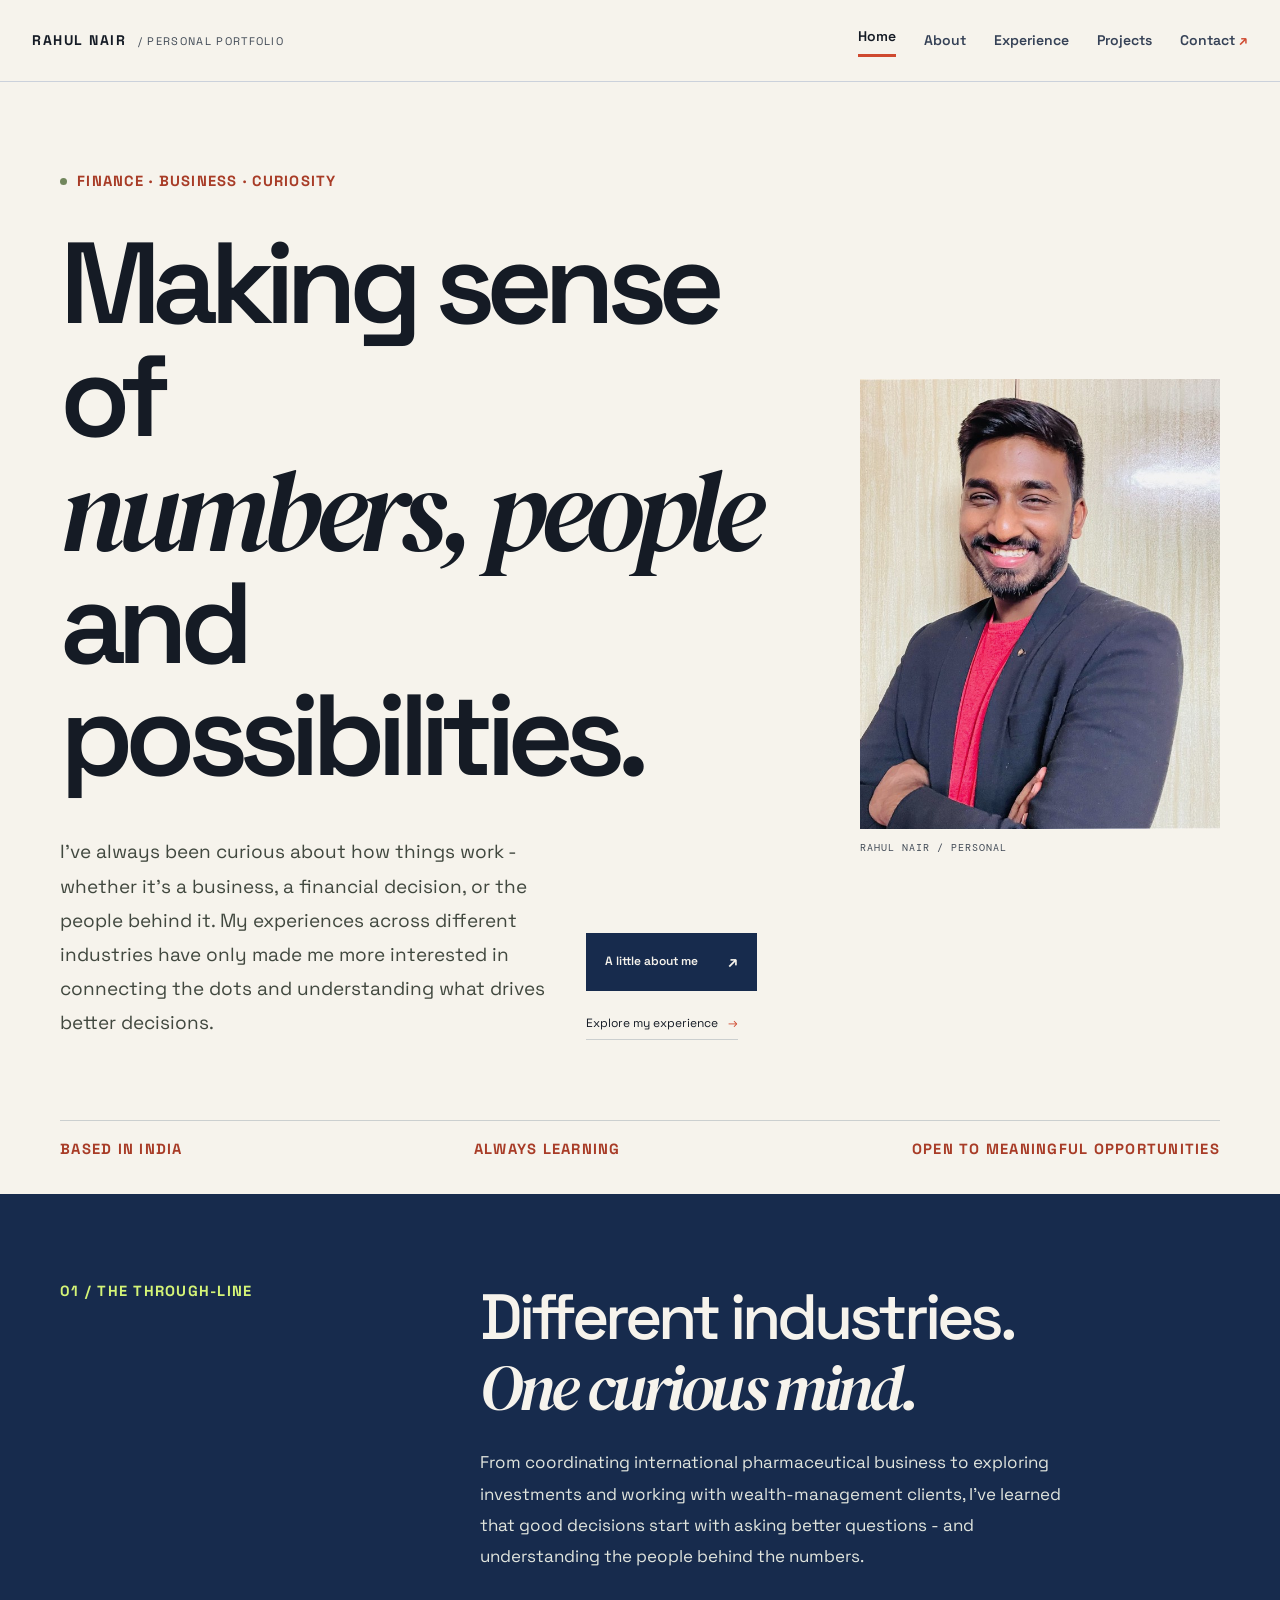
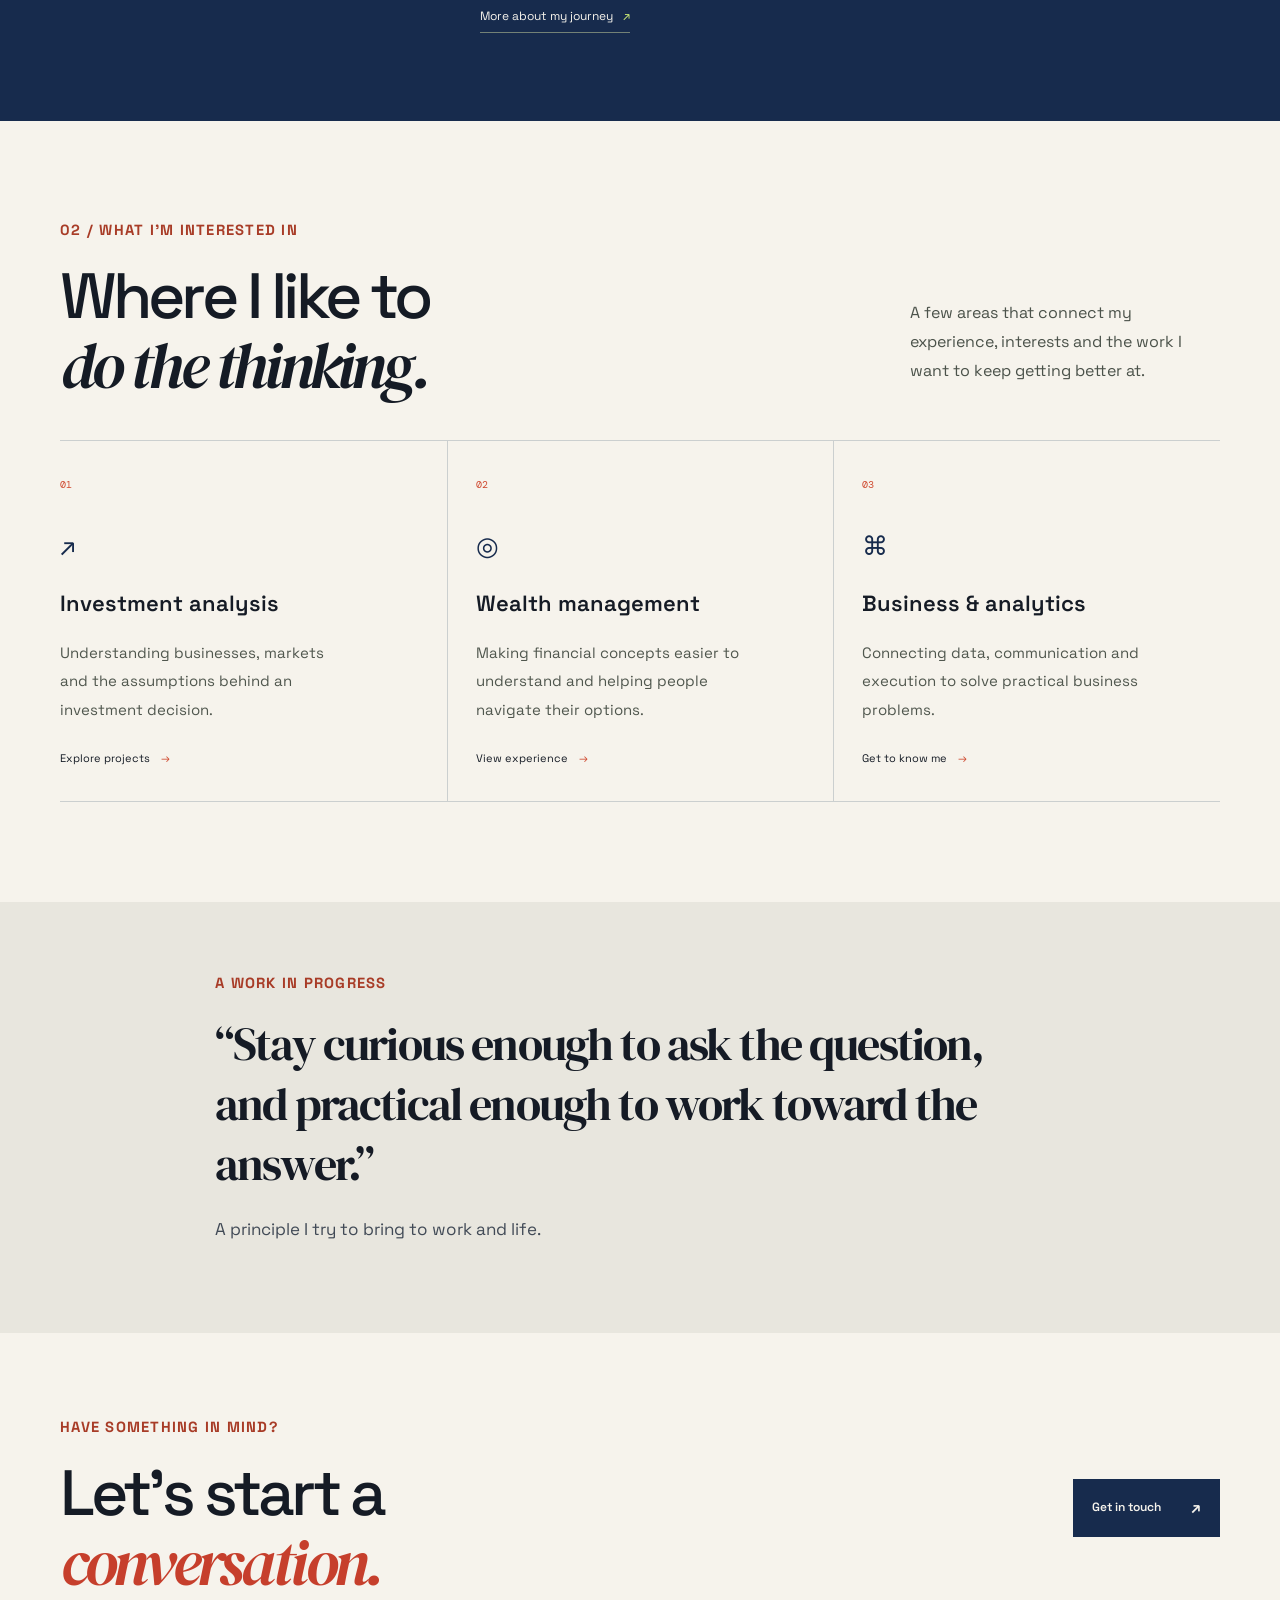
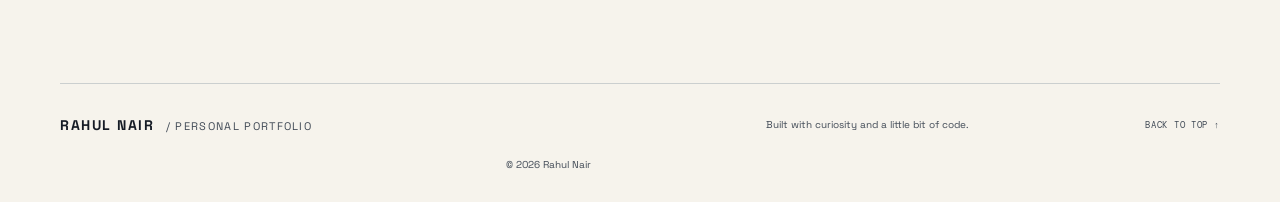
<file: index.html>
<!doctype html>
<html lang="en">
<head>
  <meta charset="utf-8"><meta name="viewport" content="width=device-width, initial-scale=1">
  <meta name="description" content="Rahul Nair - finance, investment analysis, business and ideas.">
  <title>Rahul Nair - Personal Portfolio</title><link rel="stylesheet" href="styles.css"><script defer src="script.js"></script>
</head>
<body>
  <header class="site-header"><a class="wordmark" href="index.html">RAHUL NAIR<span> / PERSONAL PORTFOLIO</span></a><button class="menu-toggle" aria-label="Toggle navigation" aria-expanded="false">Menu <span>＋</span></button><nav class="nav"><a class="active" href="index.html">Home</a><a href="about.html">About</a><a href="experience.html">Experience</a><a href="projects.html">Projects</a><a href="contact.html">Contact <span>↗</span></a></nav></header>
  <main>
    <section class="hero page-wrap hero-with-photo"><div class="hero-copy"><div class="eyebrow"><span class="status-dot"></span> FINANCE · BUSINESS · CURIOSITY</div><h1>Making sense of<br><em>numbers, people</em><br>and possibilities.</h1><div class="hero-bottom"><p class="hero-intro">I've always been curious about how things work - whether it's a business, a financial decision, or the people behind it. My experiences across different industries have only made me more interested in connecting the dots and understanding what drives better decisions.</p><div class="hero-links"><a class="button button-dark" href="about.html">A little about me <span>↗</span></a><a class="text-link" href="experience.html">Explore my experience <span>→</span></a></div></div></div><figure class="hero-portrait"><img src="assets/rahul-portrait.jpg" alt="Rahul Nair smiling in a dark blazer and red shirt"><figcaption>RAHUL NAIR / PERSONAL</figcaption></figure><div class="hero-note"><span>BASED IN INDIA</span><span>ALWAYS LEARNING</span><span>OPEN TO MEANINGFUL OPPORTUNITIES</span></div></section>
    <section class="intro-band"><div class="page-wrap band-grid"><p class="section-kicker">01 / THE THROUGH-LINE</p><div><h2>Different industries.<br><em>One curious mind.</em></h2><p>From coordinating international pharmaceutical business to exploring investments and working with wealth-management clients, I've learned that good decisions start with asking better questions - and understanding the people behind the numbers.</p><a class="arrow-link" href="about.html">More about my journey <span>↗</span></a></div></div></section>
    <section class="page-wrap section-pad"><div class="section-heading"><div><p class="section-kicker">02 / WHAT I'M INTERESTED IN</p><h2>Where I like to<br><em>do the thinking.</em></h2></div><p class="muted max-copy">A few areas that connect my experience, interests and the work I want to keep getting better at.</p></div><div class="interest-grid"><article class="interest-card"><span class="card-index">01</span><div class="line-icon">↗</div><h3>Investment analysis</h3><p>Understanding businesses, markets and the assumptions behind an investment decision.</p><a href="projects.html">Explore projects <span>→</span></a></article><article class="interest-card"><span class="card-index">02</span><div class="line-icon">◎</div><h3>Wealth management</h3><p>Making financial concepts easier to understand and helping people navigate their options.</p><a href="experience.html">View experience <span>→</span></a></article><article class="interest-card"><span class="card-index">03</span><div class="line-icon">⌘</div><h3>Business & analytics</h3><p>Connecting data, communication and execution to solve practical business problems.</p><a href="about.html">Get to know me <span>→</span></a></article></div></section>
    <section class="quote-band"><div class="page-wrap quote-inner"><p class="section-kicker">A WORK IN PROGRESS</p><blockquote>“Stay curious enough to ask the question, and practical enough to work toward the answer.”</blockquote><p class="muted">A principle I try to bring to work and life.</p></div></section>
    <section class="page-wrap closing-cta"><div><p class="section-kicker">HAVE SOMETHING IN MIND?</p><h2>Let's start a<br><em>conversation.</em></h2></div><a class="button button-dark" href="contact.html">Get in touch <span>↗</span></a></section>
  </main><footer class="site-footer page-wrap"><a class="wordmark" href="index.html">RAHUL NAIR<span> / PERSONAL PORTFOLIO</span></a><p>Built with curiosity and a little bit of code.</p><a href="#top" class="back-top">BACK TO TOP ↑</a><small>© <span data-year></span> Rahul Nair</small></footer>
</body></html>
</file>
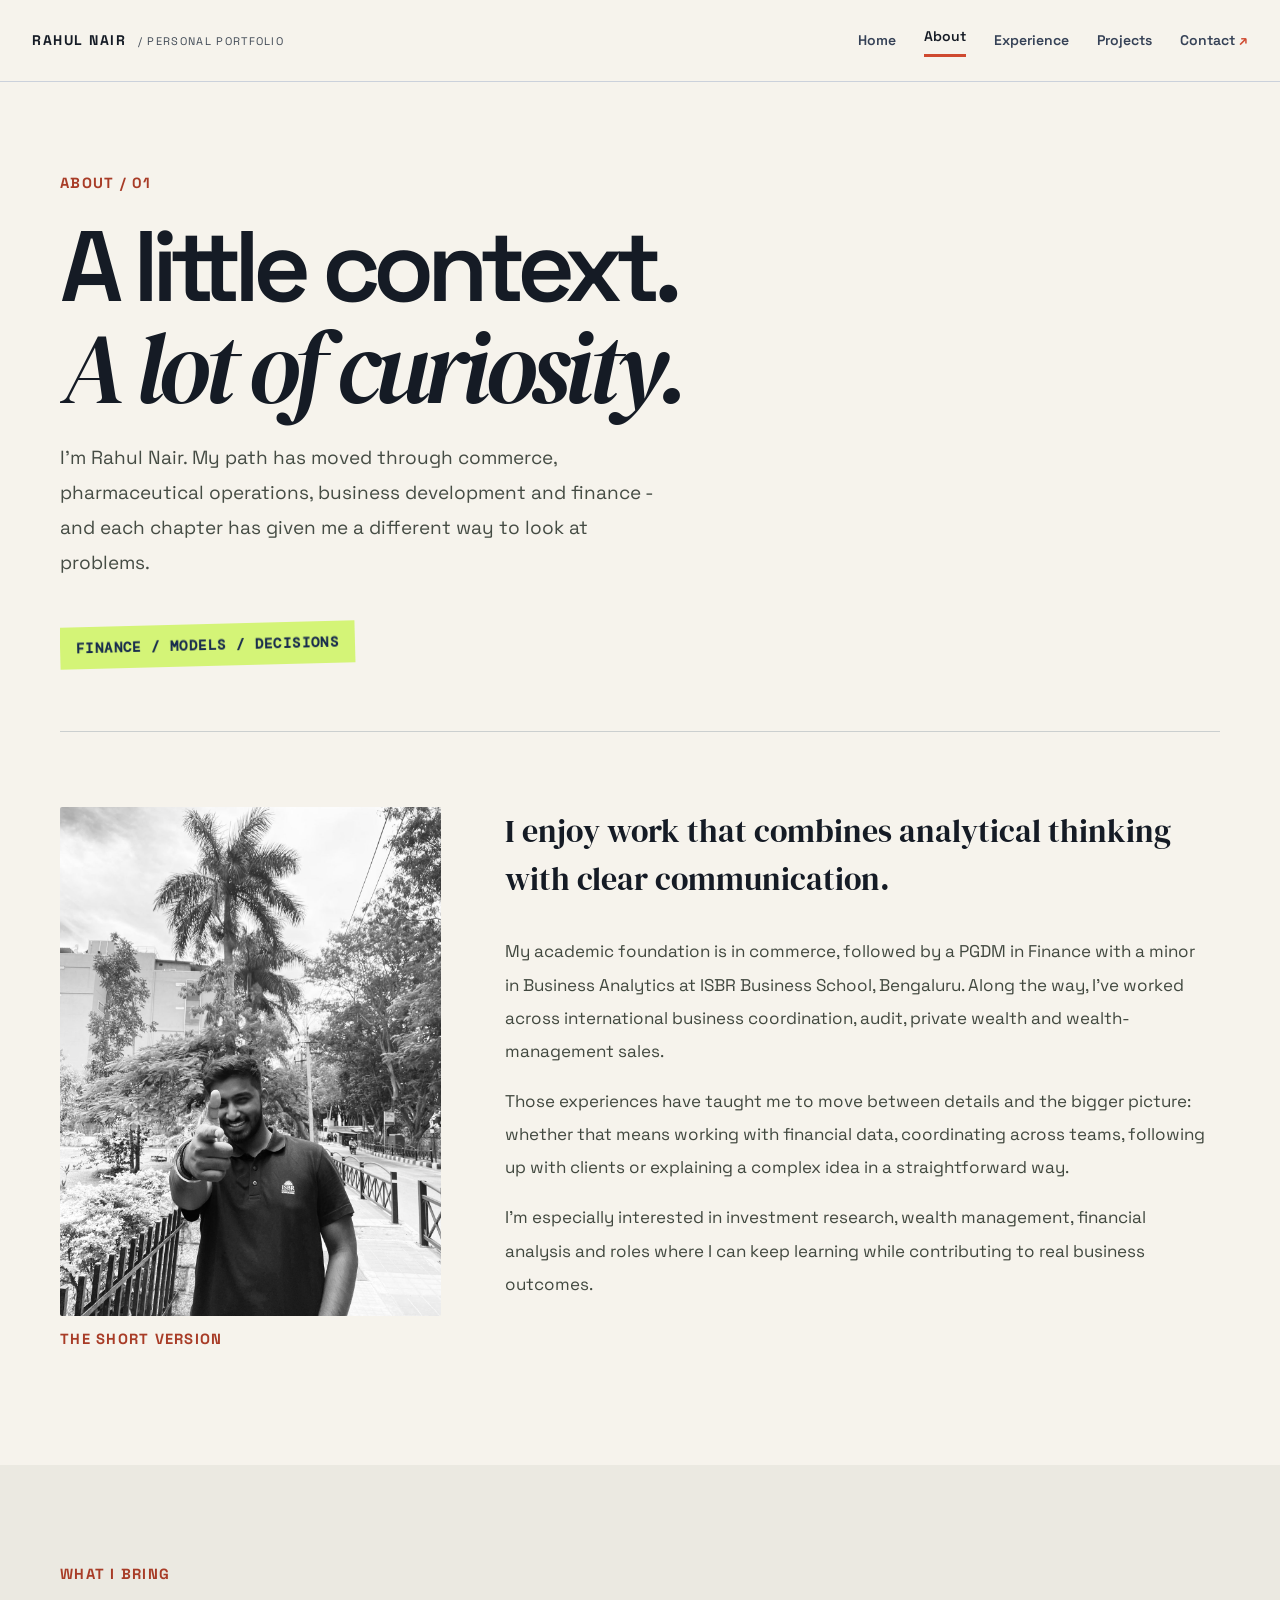
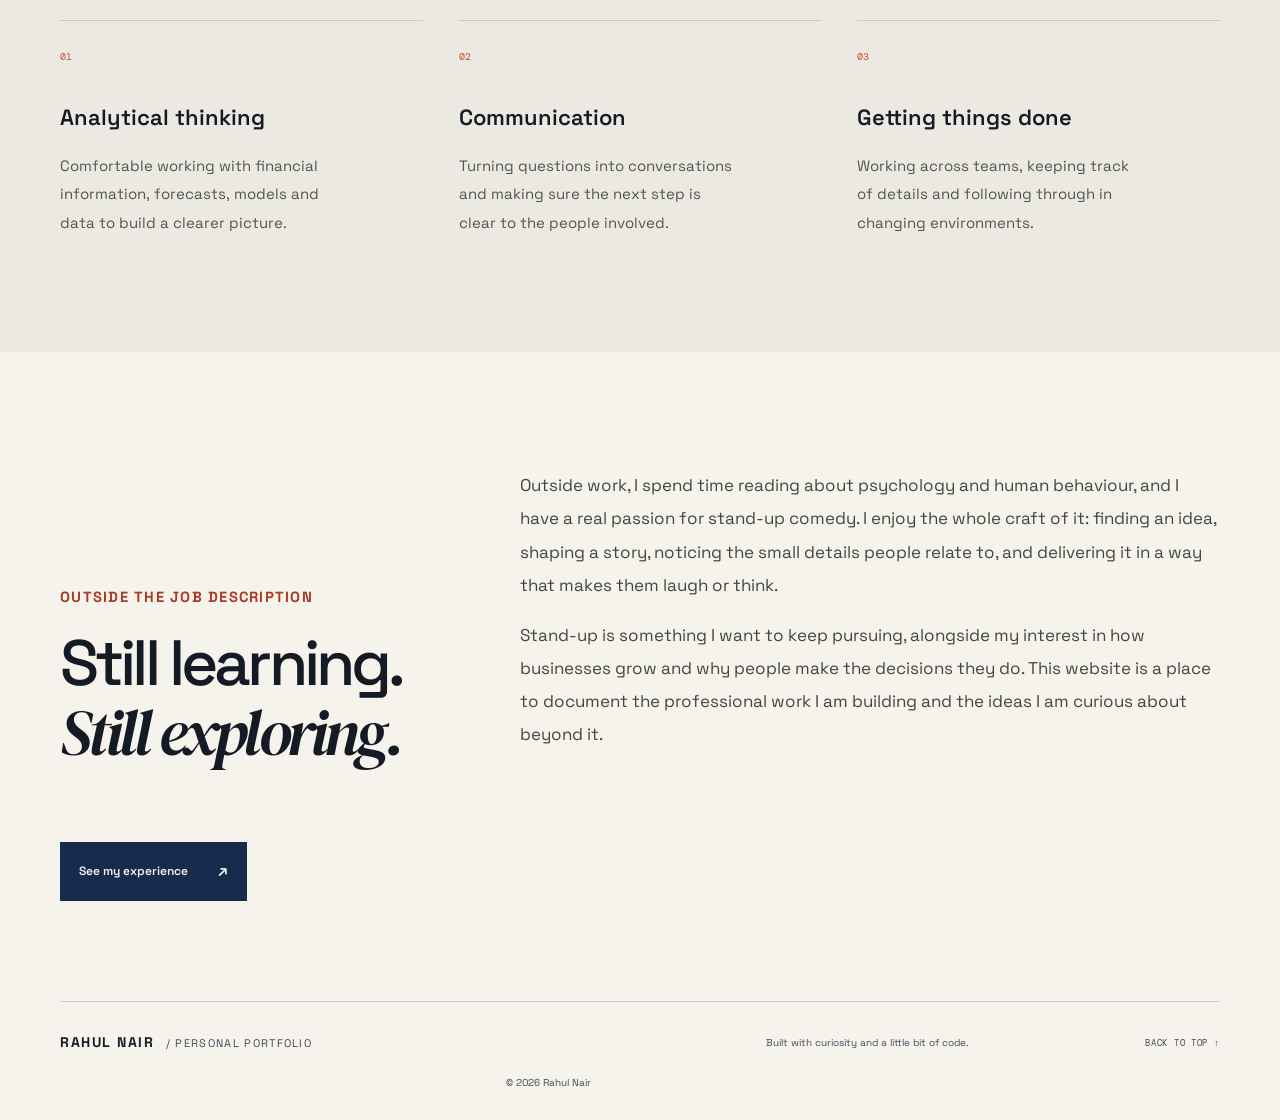
<file: about.html>
<!doctype html><html lang="en"><head><meta charset="utf-8"><meta name="viewport" content="width=device-width, initial-scale=1"><meta name="description" content="About Rahul Nair, his background, interests and career journey."><title>About - Rahul Nair</title><link rel="stylesheet" href="styles.css"><script defer src="script.js"></script></head><body>
<header class="site-header"><a class="wordmark" href="index.html">RAHUL NAIR<span> / PERSONAL PORTFOLIO</span></a><button class="menu-toggle" aria-label="Toggle navigation" aria-expanded="false">Menu <span>＋</span></button><nav class="nav"><a href="index.html">Home</a><a class="active" href="about.html">About</a><a href="experience.html">Experience</a><a href="projects.html">Projects</a><a href="contact.html">Contact <span>↗</span></a></nav></header>
<main><section class="page-wrap page-hero"><p class="section-kicker">ABOUT / 01</p><h1>A little context.<br><em>A lot of curiosity.</em></h1><p class="page-lede">I'm Rahul Nair. My path has moved through commerce, pharmaceutical operations, business development and finance - and each chapter has given me a different way to look at problems.</p></section>
<section class="page-wrap about-story-layout"><div class="about-photo-panel"><img src="assets/rahul-about-campus-bw.jpg" alt="Rahul Nair on campus in a black-and-white photograph"><p class="section-kicker">THE SHORT VERSION</p></div><div class="prose"><p class="lead-paragraph">I enjoy work that combines analytical thinking with clear communication.</p><p>My academic foundation is in commerce, followed by a PGDM in Finance with a minor in Business Analytics at ISBR Business School, Bengaluru. Along the way, I've worked across international business coordination, audit, private wealth and wealth-management sales.</p><p>Those experiences have taught me to move between details and the bigger picture: whether that means working with financial data, coordinating across teams, following up with clients or explaining a complex idea in a straightforward way.</p><p>I'm especially interested in investment research, wealth management, financial analysis and roles where I can keep learning while contributing to real business outcomes.</p></div></section>
<section class="soft-section"><div class="page-wrap section-pad"><p class="section-kicker">WHAT I BRING</p><div class="values-grid"><article><span>01</span><h3>Analytical thinking</h3><p>Comfortable working with financial information, forecasts, models and data to build a clearer picture.</p></article><article><span>02</span><h3>Communication</h3><p>Turning questions into conversations and making sure the next step is clear to the people involved.</p></article><article><span>03</span><h3>Getting things done</h3><p>Working across teams, keeping track of details and following through in changing environments.</p></article></div></div></section>
<section class="page-wrap section-pad"><div class="section-heading"><div><p class="section-kicker">OUTSIDE THE JOB DESCRIPTION</p><h2>Still learning.<br><em>Still exploring.</em></h2></div><div class="prose"><p>Outside work, I spend time reading about psychology and human behaviour, and I have a real passion for stand-up comedy. I enjoy the whole craft of it: finding an idea, shaping a story, noticing the small details people relate to, and delivering it in a way that makes them laugh or think.</p><p>Stand-up is something I want to keep pursuing, alongside my interest in how businesses grow and why people make the decisions they do. This website is a place to document the professional work I am building and the ideas I am curious about beyond it.</p></div></div><a class="button button-dark" href="experience.html">See my experience <span>↗</span></a></section></main>
<footer class="site-footer page-wrap"><a class="wordmark" href="index.html">RAHUL NAIR<span> / PERSONAL PORTFOLIO</span></a><p>Built with curiosity and a little bit of code.</p><a href="#top" class="back-top">BACK TO TOP ↑</a><small>© <span data-year></span> Rahul Nair</small></footer></body></html>
</file>
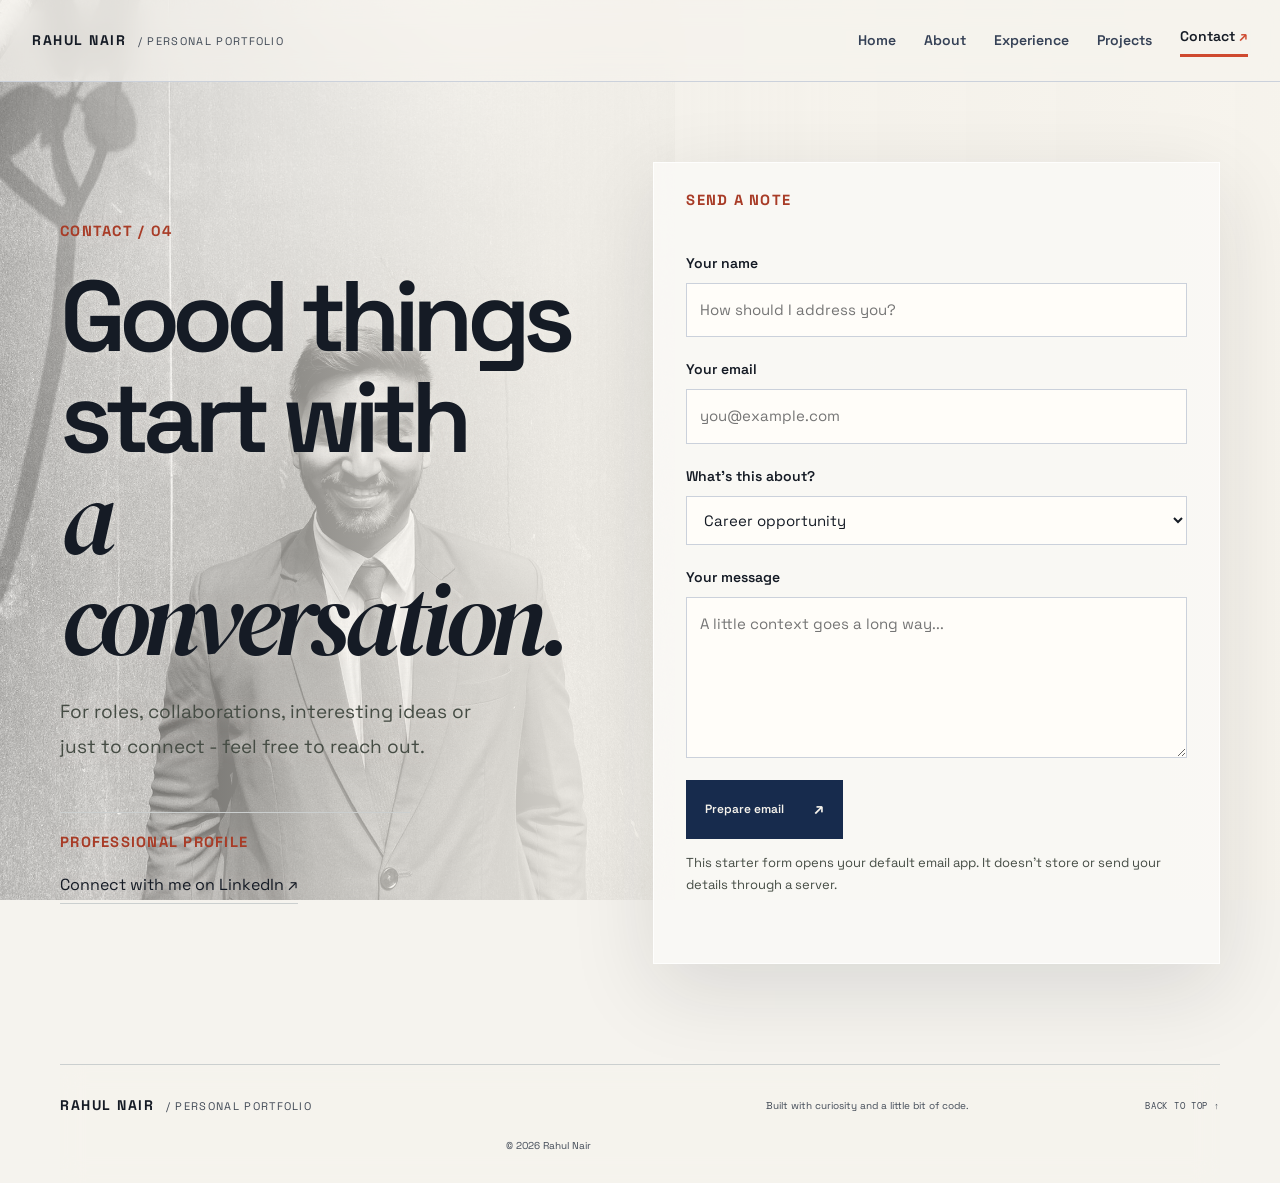
<file: contact.html>
<!doctype html><html lang="en"><head><meta charset="utf-8"><meta name="viewport" content="width=device-width, initial-scale=1"><meta name="description" content="Contact Rahul Nair about opportunities, projects and ideas."><title>Contact - Rahul Nair</title><link rel="stylesheet" href="styles.css"><script defer src="script.js"></script></head><body class="contact-page">
<header class="site-header"><a class="wordmark" href="index.html">RAHUL NAIR<span> / PERSONAL PORTFOLIO</span></a><button class="menu-toggle" aria-label="Toggle navigation" aria-expanded="false">Menu <span>＋</span></button><nav class="nav"><a href="index.html">Home</a><a href="about.html">About</a><a href="experience.html">Experience</a><a href="projects.html">Projects</a><a class="active" href="contact.html">Contact <span>↗</span></a></nav></header>
<main><section class="page-wrap contact-layout"><div class="contact-intro"><p class="section-kicker">CONTACT / 04</p><h1>Good things<br>start with<br><em>a conversation.</em></h1><p class="page-lede">For roles, collaborations, interesting ideas or just to connect - feel free to reach out.</p><div class="contact-direct"><span>PROFESSIONAL PROFILE</span><a href="https://www.linkedin.com/in/rahul-nair-haridas11820/" target="_blank" rel="noopener noreferrer">Connect with me on LinkedIn ↗</a></div></div><div class="contact-form-wrap"><p class="section-kicker">SEND A NOTE</p><form id="contact-form"><label for="name">Your name</label><input id="name" name="name" autocomplete="name" required placeholder="How should I address you?"><label for="email">Your email</label><input id="email" name="email" type="email" autocomplete="email" required placeholder="you@example.com"><label for="topic">What's this about?</label><select id="topic" name="topic"><option>Career opportunity</option><option>Project or collaboration</option><option>Networking</option><option>Something else</option></select><label for="message">Your message</label><textarea id="message" name="message" rows="5" required placeholder="A little context goes a long way..."></textarea><button class="button button-dark" type="submit">Prepare email <span>↗</span></button><p class="form-help">This starter form opens your default email app. It doesn't store or send your details through a server.</p><p id="form-status" class="form-status" role="status"></p></form></div></section></main>
<footer class="site-footer page-wrap"><a class="wordmark" href="index.html">RAHUL NAIR<span> / PERSONAL PORTFOLIO</span></a><p>Built with curiosity and a little bit of code.</p><a href="#top" class="back-top">BACK TO TOP ↑</a><small>© <span data-year></span> Rahul Nair</small></footer></body></html>
</file>
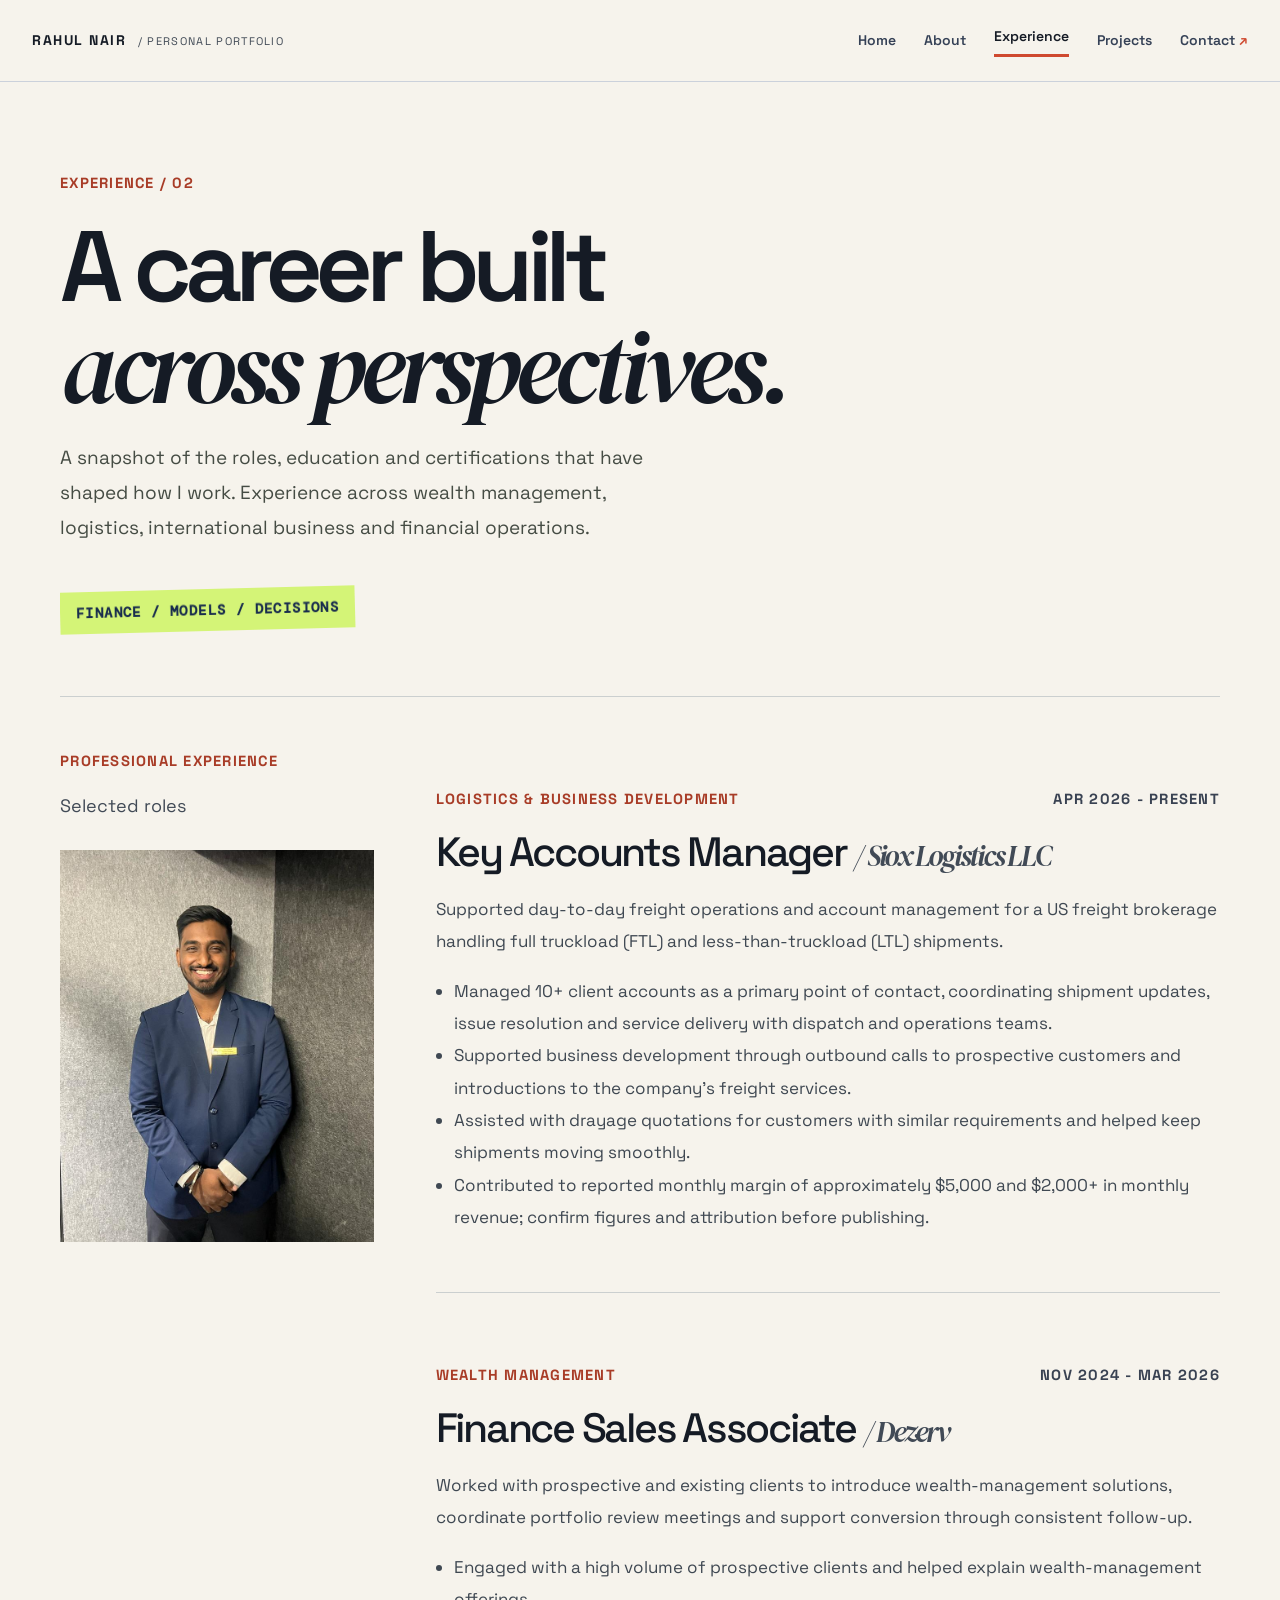
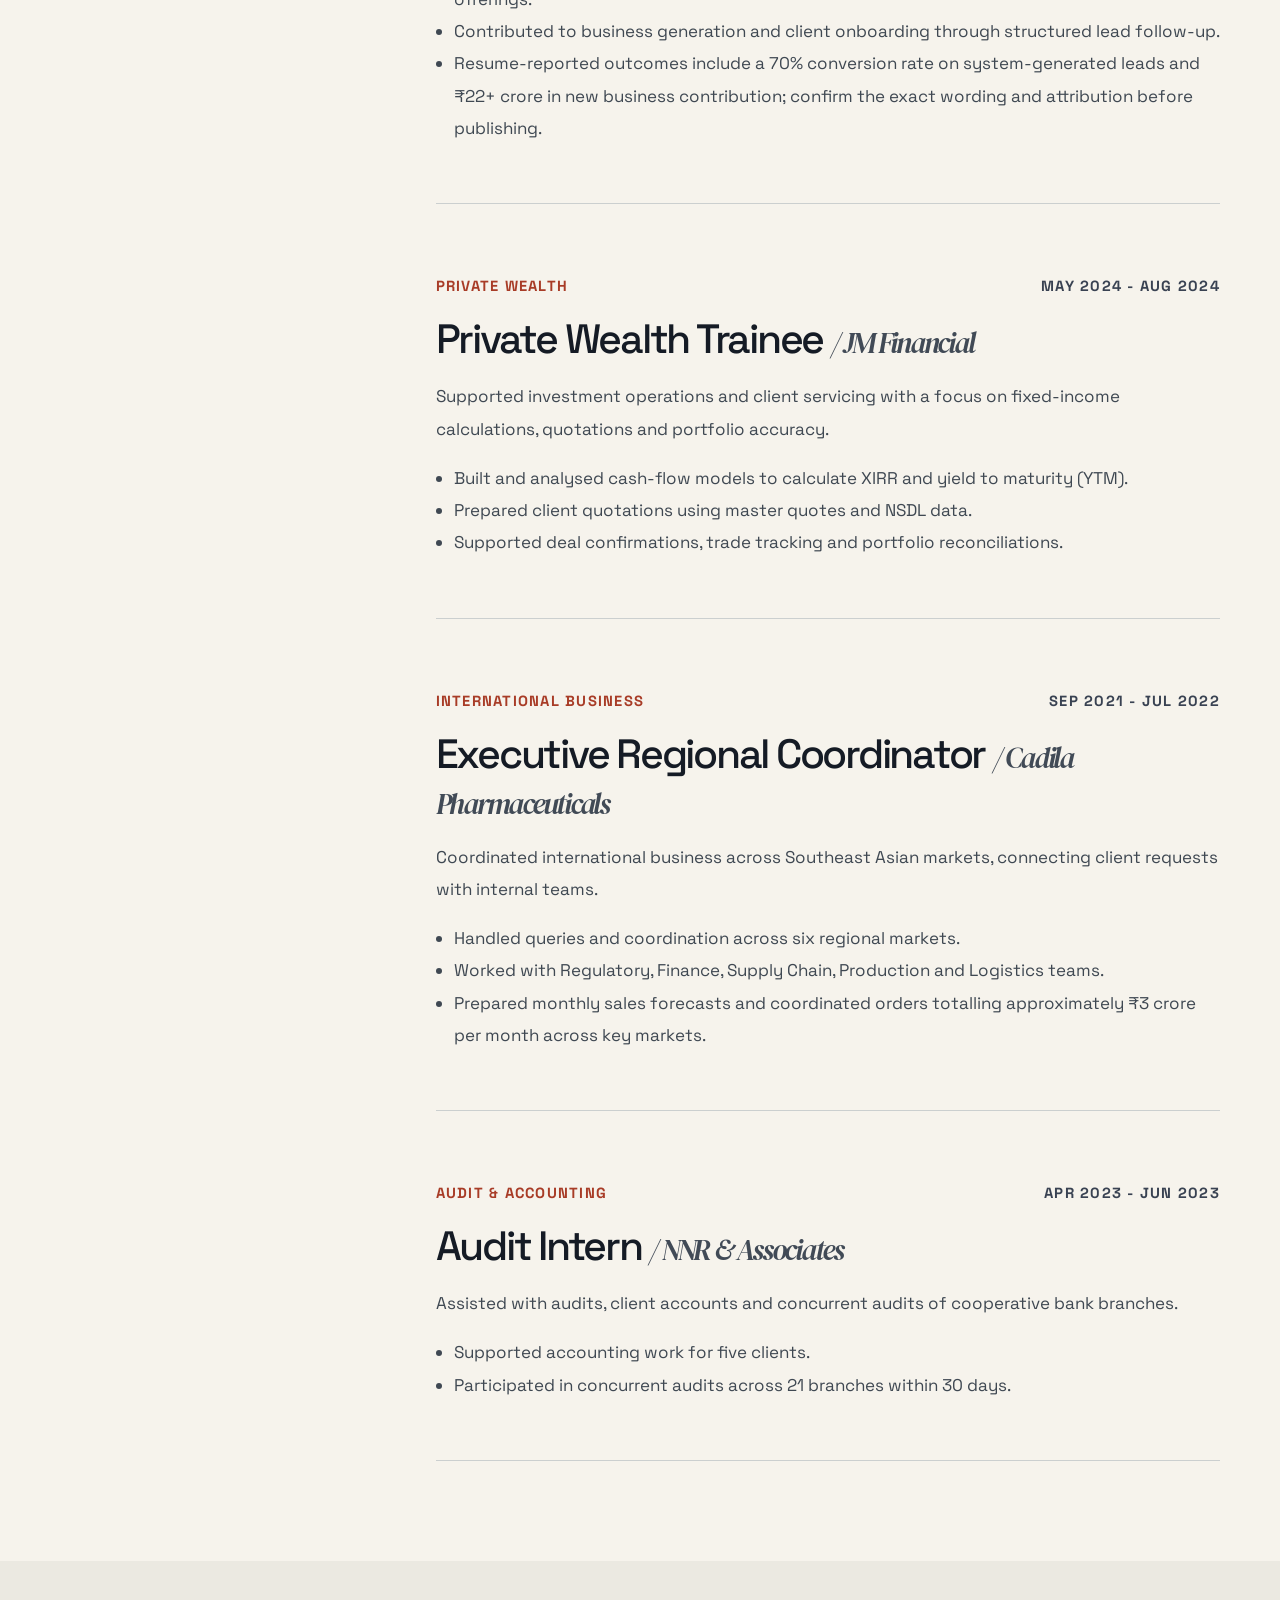
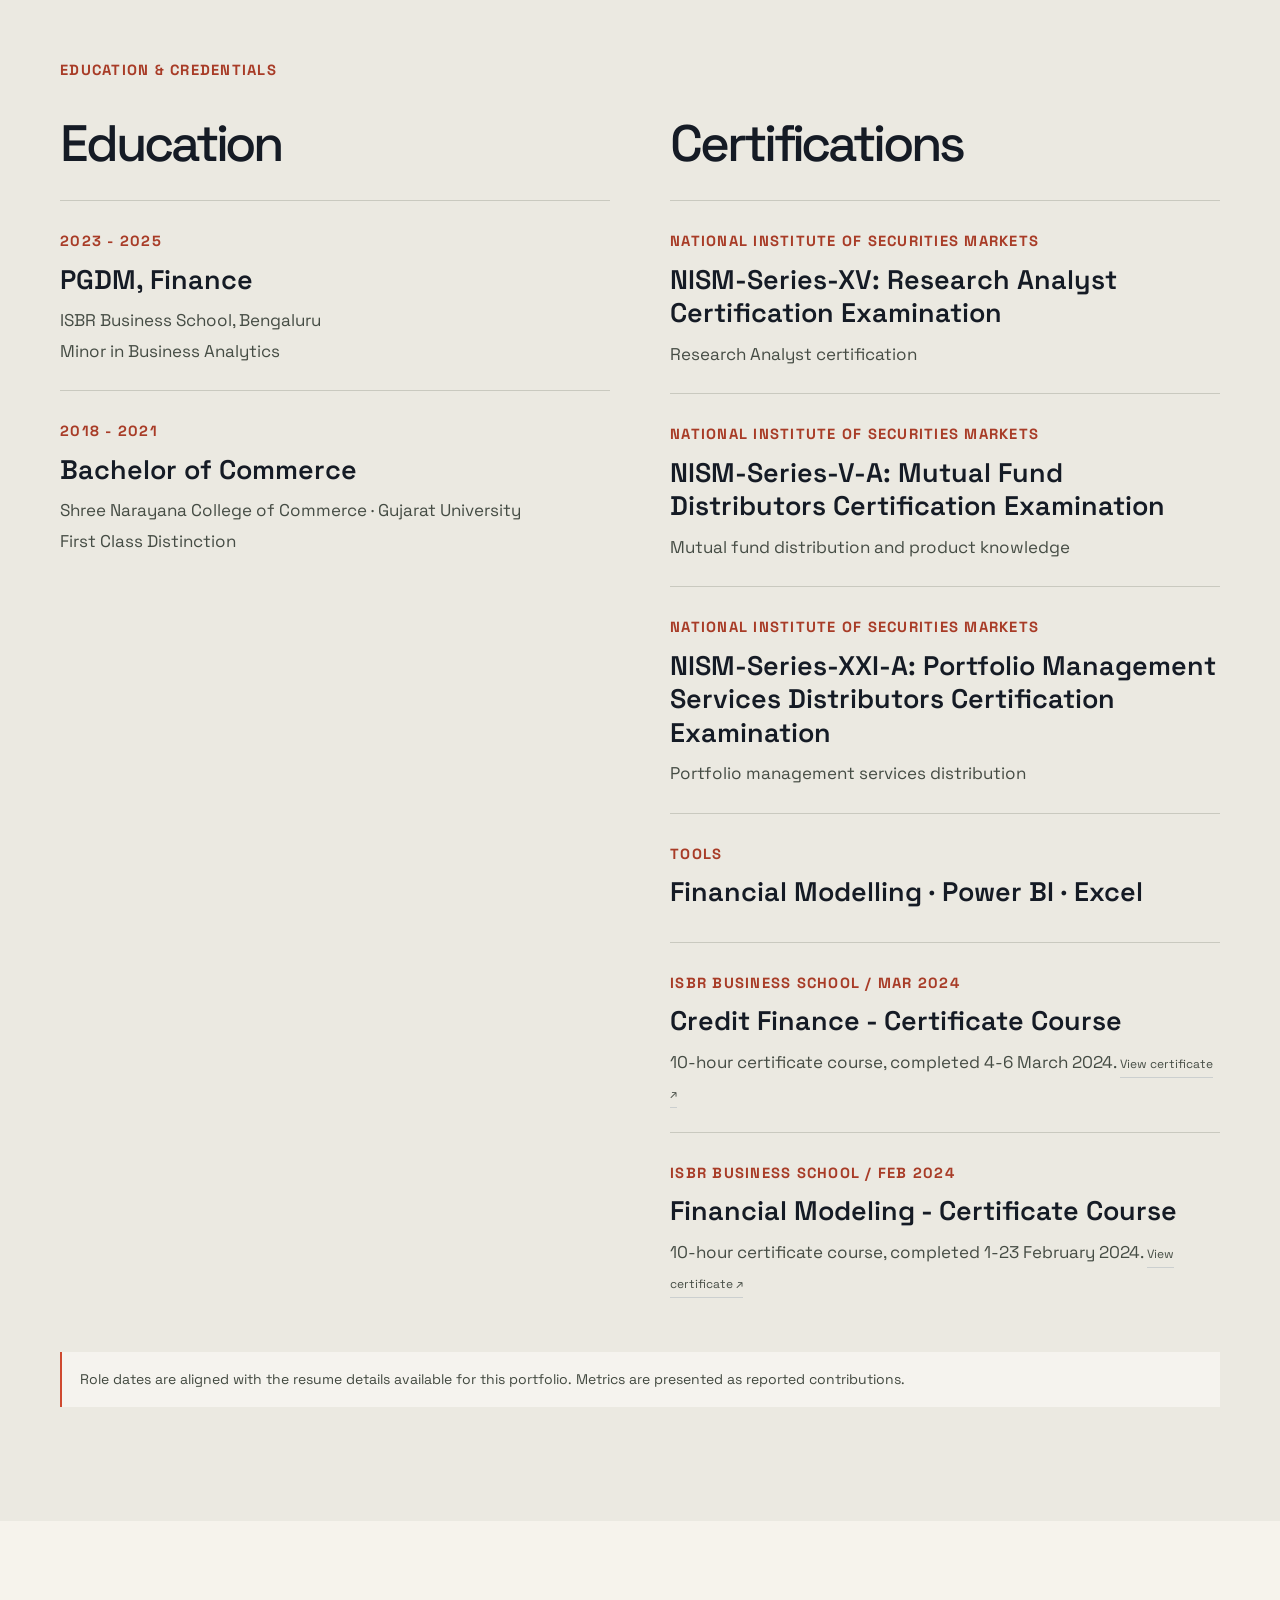
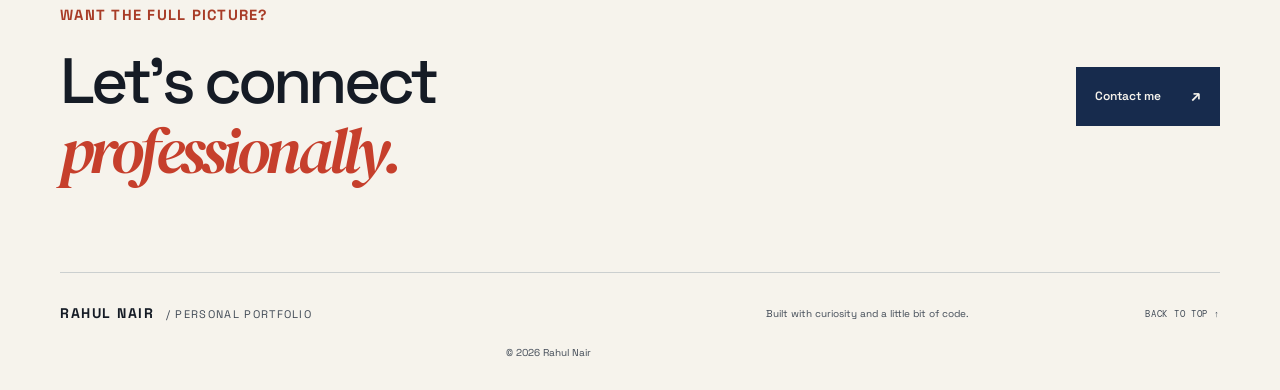
<file: experience.html>
<!doctype html><html lang="en"><head><meta charset="utf-8"><meta name="viewport" content="width=device-width, initial-scale=1"><meta name="description" content="Rahul Nair's professional experience, education and certifications."><title>Experience - Rahul Nair</title><link rel="stylesheet" href="styles.css"><script defer src="script.js"></script></head><body>
<header class="site-header"><a class="wordmark" href="index.html">RAHUL NAIR<span> / PERSONAL PORTFOLIO</span></a><button class="menu-toggle" aria-label="Toggle navigation" aria-expanded="false">Menu <span>＋</span></button><nav class="nav"><a href="index.html">Home</a><a href="about.html">About</a><a class="active" href="experience.html">Experience</a><a href="projects.html">Projects</a><a href="contact.html">Contact <span>↗</span></a></nav></header>
<main><section class="page-wrap page-hero"><p class="section-kicker">EXPERIENCE / 02</p><h1>A career built<br><em>across perspectives.</em></h1><p class="page-lede">A snapshot of the roles, education and certifications that have shaped how I work. Experience across wealth management, logistics, international business and financial operations.</p></section>
<section class="page-wrap timeline-section"><div class="timeline-label"><p class="section-kicker">PROFESSIONAL EXPERIENCE</p><p class="muted">Selected roles</p><figure class="side-photo"><img src="assets/rahul-blue-blazer.jpg" alt="Rahul Nair in a blue blazer"></figure></div><div class="timeline"><article class="timeline-item"><div class="timeline-meta"><span>LOGISTICS & BUSINESS DEVELOPMENT</span><span>APR 2026 - PRESENT</span></div><h2>Key Accounts Manager <span class="at">/ Siox Logistics LLC</span></h2><p>Supported day-to-day freight operations and account management for a US freight brokerage handling full truckload (FTL) and less-than-truckload (LTL) shipments.</p><ul><li>Managed 10+ client accounts as a primary point of contact, coordinating shipment updates, issue resolution and service delivery with dispatch and operations teams.</li><li>Supported business development through outbound calls to prospective customers and introductions to the company's freight services.</li><li>Assisted with drayage quotations for customers with similar requirements and helped keep shipments moving smoothly.</li><li>Contributed to reported monthly margin of approximately $5,000 and $2,000+ in monthly revenue; confirm figures and attribution before publishing.</li></ul></article>
<article class="timeline-item"><div class="timeline-meta"><span>WEALTH MANAGEMENT</span><span>NOV 2024 - MAR 2026</span></div><h2>Finance Sales Associate <span class="at">/ Dezerv</span></h2><p>Worked with prospective and existing clients to introduce wealth-management solutions, coordinate portfolio review meetings and support conversion through consistent follow-up.</p><ul><li>Engaged with a high volume of prospective clients and helped explain wealth-management offerings.</li><li>Contributed to business generation and client onboarding through structured lead follow-up.</li><li>Resume-reported outcomes include a 70% conversion rate on system-generated leads and ₹22+ crore in new business contribution; confirm the exact wording and attribution before publishing.</li></ul></article>
<article class="timeline-item"><div class="timeline-meta"><span>PRIVATE WEALTH</span><span>MAY 2024 - AUG 2024</span></div><h2>Private Wealth Trainee <span class="at">/ JM Financial</span></h2><p>Supported investment operations and client servicing with a focus on fixed-income calculations, quotations and portfolio accuracy.</p><ul><li>Built and analysed cash-flow models to calculate XIRR and yield to maturity (YTM).</li><li>Prepared client quotations using master quotes and NSDL data.</li><li>Supported deal confirmations, trade tracking and portfolio reconciliations.</li></ul></article>
<article class="timeline-item"><div class="timeline-meta"><span>INTERNATIONAL BUSINESS</span><span>SEP 2021 - JUL 2022</span></div><h2>Executive Regional Coordinator <span class="at">/ Cadila Pharmaceuticals</span></h2><p>Coordinated international business across Southeast Asian markets, connecting client requests with internal teams.</p><ul><li>Handled queries and coordination across six regional markets.</li><li>Worked with Regulatory, Finance, Supply Chain, Production and Logistics teams.</li><li>Prepared monthly sales forecasts and coordinated orders totalling approximately ₹3 crore per month across key markets.</li></ul></article>
<article class="timeline-item"><div class="timeline-meta"><span>AUDIT & ACCOUNTING</span><span>APR 2023 - JUN 2023</span></div><h2>Audit Intern <span class="at">/ NNR & Associates</span></h2><p>Assisted with audits, client accounts and concurrent audits of cooperative bank branches.</p><ul><li>Supported accounting work for five clients.</li><li>Participated in concurrent audits across 21 branches within 30 days.</li></ul></article>
</div></section>
<section class="soft-section"><div class="page-wrap section-pad"><p class="section-kicker">EDUCATION & CREDENTIALS</p><div class="credentials-grid"><div><h2>Education</h2><article class="credential"><span>2023 - 2025</span><h3>PGDM, Finance</h3><p>ISBR Business School, Bengaluru<br>Minor in Business Analytics</p></article><article class="credential"><span>2018 - 2021</span><h3>Bachelor of Commerce</h3><p>Shree Narayana College of Commerce · Gujarat University<br>First Class Distinction</p></article></div><div><h2>Certifications</h2><article class="credential"><span>NATIONAL INSTITUTE OF SECURITIES MARKETS</span><h3>NISM-Series-XV: Research Analyst Certification Examination</h3><p>Research Analyst certification</p></article><article class="credential"><span>NATIONAL INSTITUTE OF SECURITIES MARKETS</span><h3>NISM-Series-V-A: Mutual Fund Distributors Certification Examination</h3><p>Mutual fund distribution and product knowledge</p></article><article class="credential"><span>NATIONAL INSTITUTE OF SECURITIES MARKETS</span><h3>NISM-Series-XXI-A: Portfolio Management Services Distributors Certification Examination</h3><p>Portfolio management services distribution</p></article><article class="credential"><span>TOOLS</span><h3>Financial Modelling · Power BI · Excel</h3></article><article class="credential"><span>ISBR BUSINESS SCHOOL / MAR 2024</span><h3>Credit Finance - Certificate Course</h3><p>10-hour certificate course, completed 4-6 March 2024. <a class="text-link" href="assets/certificate-credit-finance.png" target="_blank" rel="noopener">View certificate ↗</a></p></article><article class="credential"><span>ISBR BUSINESS SCHOOL / FEB 2024</span><h3>Financial Modeling - Certificate Course</h3><p>10-hour certificate course, completed 1-23 February 2024. <a class="text-link" href="assets/certificate-financial-modelling.png" target="_blank" rel="noopener">View certificate ↗</a></p></article></div></div><p class="note-box">Role dates are aligned with the resume details available for this portfolio. Metrics are presented as reported contributions.</p></div></section>
<section class="page-wrap closing-cta"><div><p class="section-kicker">WANT THE FULL PICTURE?</p><h2>Let's connect<br><em>professionally.</em></h2></div><a class="button button-dark" href="contact.html">Contact me <span>↗</span></a></section></main>
<footer class="site-footer page-wrap"><a class="wordmark" href="index.html">RAHUL NAIR<span> / PERSONAL PORTFOLIO</span></a><p>Built with curiosity and a little bit of code.</p><a href="#top" class="back-top">BACK TO TOP ↑</a><small>© <span data-year></span> Rahul Nair</small></footer></body></html>
</file>
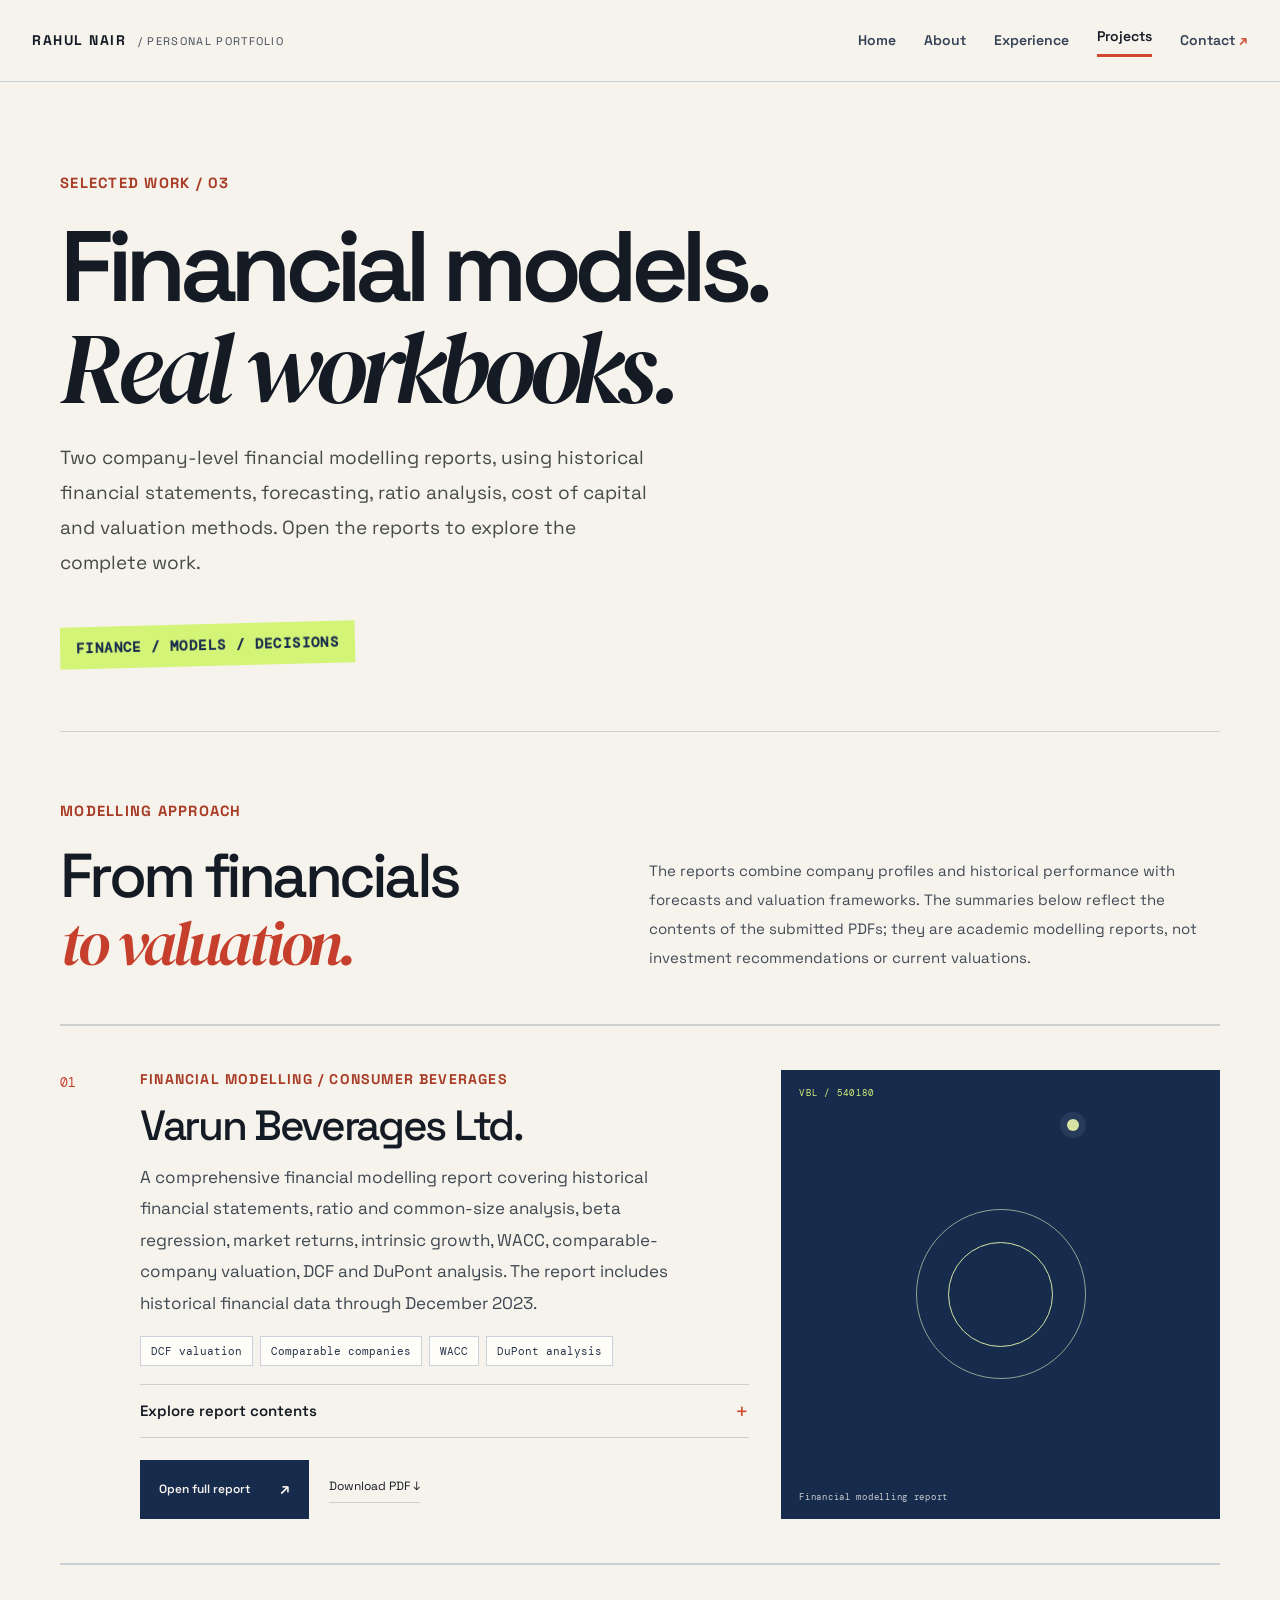
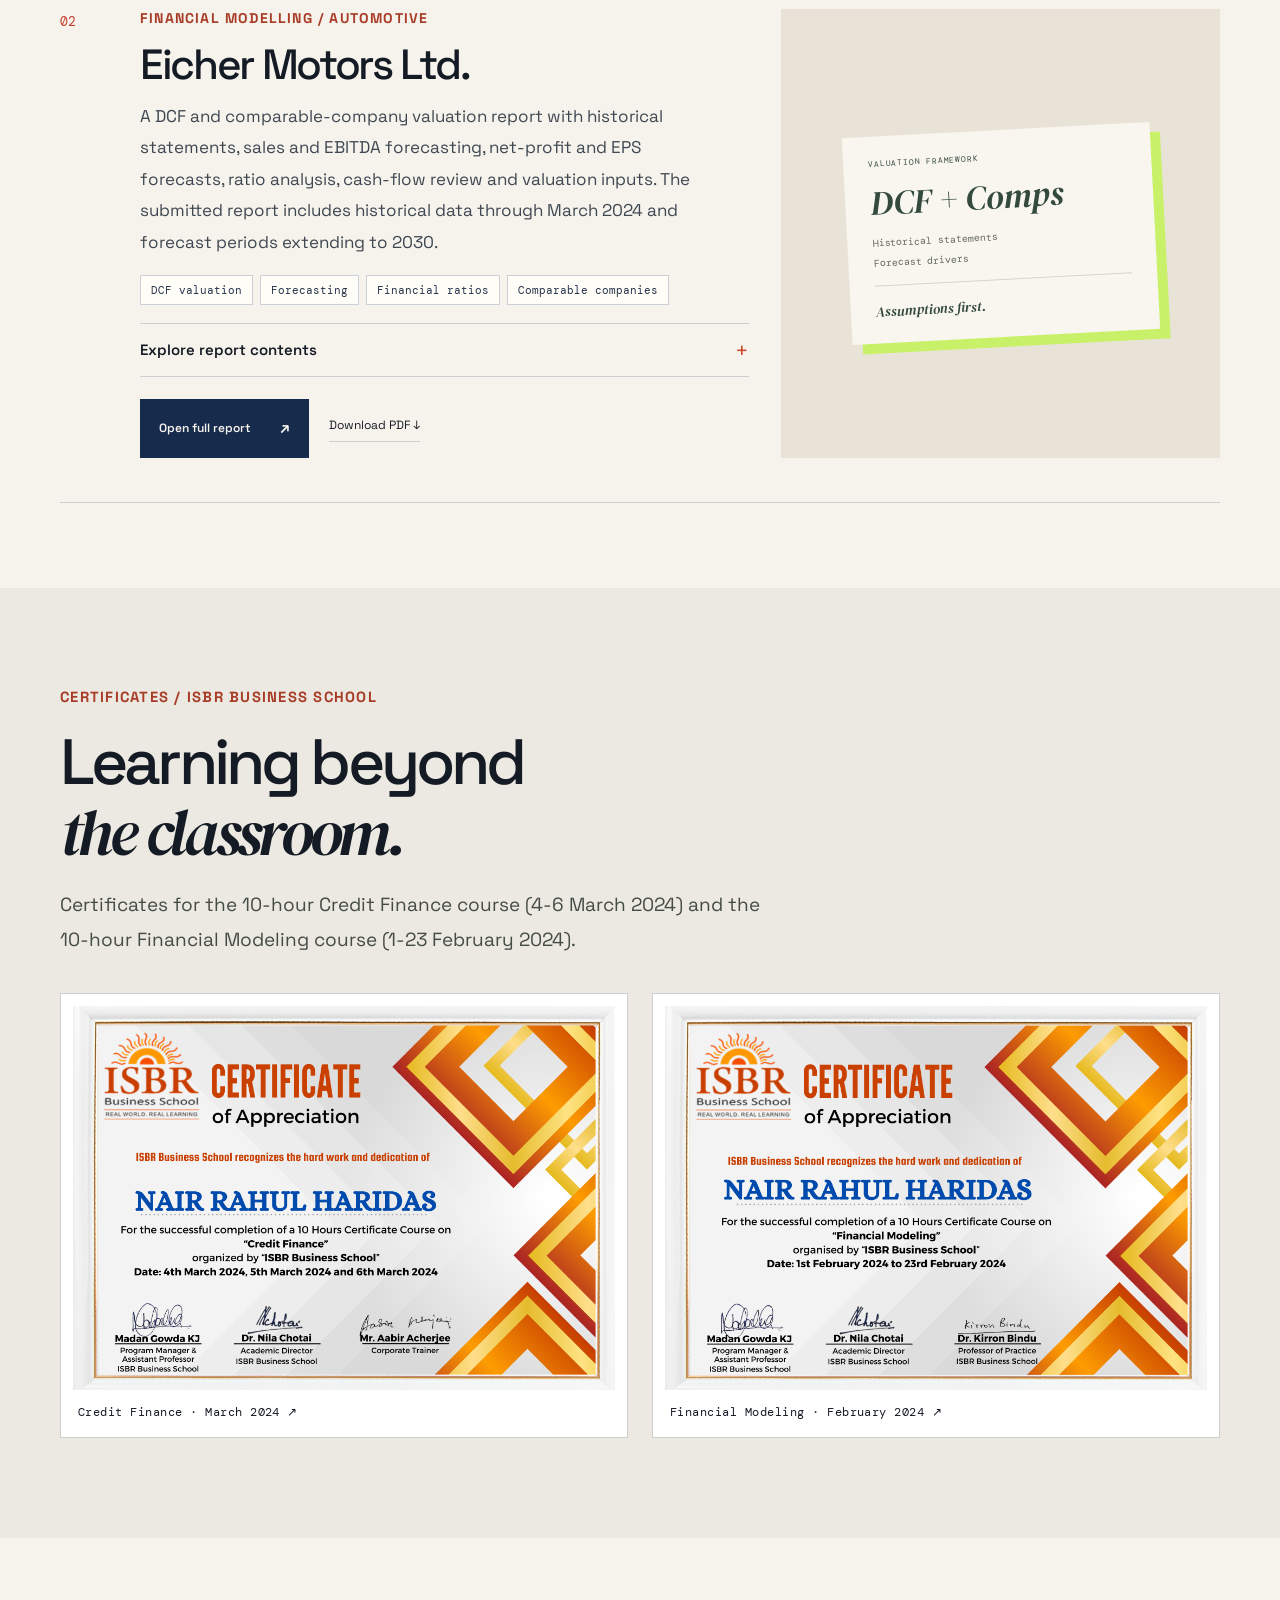
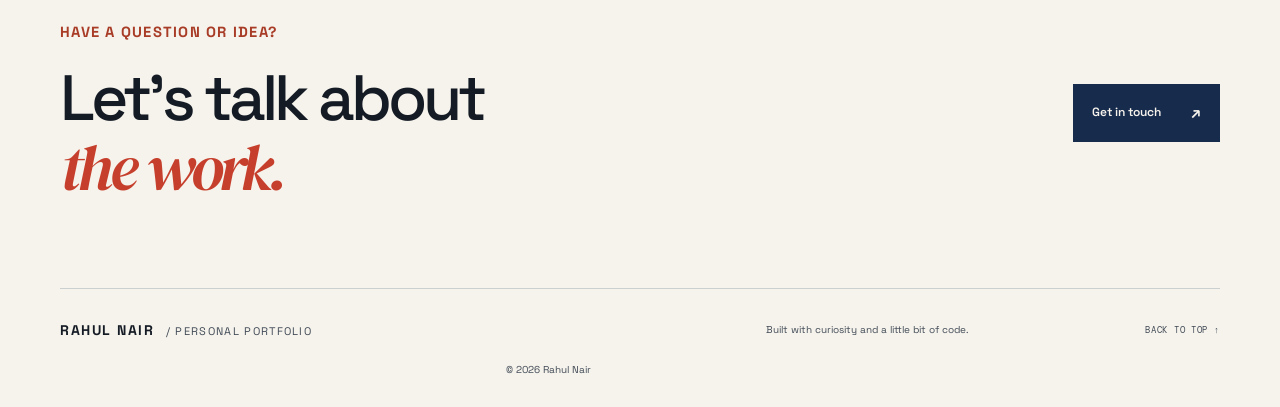
<file: projects.html>
<!doctype html>
<html lang="en"><head><meta charset="utf-8"><meta name="viewport" content="width=device-width, initial-scale=1"><meta name="description" content="Financial modelling reports by Rahul Nair, including DCF and comparable company valuation of Varun Beverages and Eicher Motors."><title>Projects & Modelling - Rahul Nair</title><link rel="stylesheet" href="styles.css"><script defer src="script.js"></script></head>
<body><header class="site-header"><a class="wordmark" href="index.html">RAHUL NAIR<span> / PERSONAL PORTFOLIO</span></a><button class="menu-toggle" aria-label="Toggle navigation" aria-expanded="false">Menu <span>＋</span></button><nav class="nav"><a href="index.html">Home</a><a href="about.html">About</a><a href="experience.html">Experience</a><a class="active" href="projects.html">Projects</a><a href="contact.html">Contact <span>↗</span></a></nav></header>
<main><section class="page-wrap page-hero"><p class="section-kicker">SELECTED WORK / 03</p><h1>Financial models.<br><em>Real workbooks.</em></h1><p class="page-lede">Two company-level financial modelling reports, using historical financial statements, forecasting, ratio analysis, cost of capital and valuation methods. Open the reports to explore the complete work.</p></section>
<section class="page-wrap work-intro"><div><p class="section-kicker">MODELLING APPROACH</p><h2>From financials<br><em>to valuation.</em></h2></div><p>The reports combine company profiles and historical performance with forecasts and valuation frameworks. The summaries below reflect the contents of the submitted PDFs; they are academic modelling reports, not investment recommendations or current valuations.</p></section>
<section class="page-wrap work-list">
<article class="work-row project-live"><div class="work-number">01</div><div class="work-main"><p class="section-kicker">FINANCIAL MODELLING / CONSUMER BEVERAGES</p><h2>Varun Beverages Ltd.</h2><p>A comprehensive financial modelling report covering historical financial statements, ratio and common-size analysis, beta regression, market returns, intrinsic growth, WACC, comparable-company valuation, DCF and DuPont analysis. The report includes historical financial data through December 2023.</p><div class="tag-row"><span>DCF valuation</span><span>Comparable companies</span><span>WACC</span><span>DuPont analysis</span></div><details class="project-details"><summary>Explore report contents</summary><ul><li>One-page company profile and key financial metrics</li><li>Historical income statement, balance sheet and cash flow statements</li><li>Forecasting, ratio trends, beta regression and market returns</li><li>Cost of capital, comparable valuation and discounted cash flow model</li></ul><p>Figures and valuation conclusions should be read in the context of the report's historical data period and assumptions.</p></details><div class="project-actions"><a class="button button-dark" href="assets/varun-beverages-financial-model.pdf" target="_blank" rel="noopener">Open full report <span>↗</span></a><a class="text-link" href="assets/varun-beverages-financial-model.pdf" download>Download PDF ↓</a></div></div><div class="work-side work-side-green"><span>VBL / 540180</span><div class="orbit orbit-one"></div><div class="orbit orbit-two"></div><div class="orbit-dot"></div><small>Financial modelling report</small></div></article>
<article class="work-row project-live"><div class="work-number">02</div><div class="work-main"><p class="section-kicker">FINANCIAL MODELLING / AUTOMOTIVE</p><h2>Eicher Motors Ltd.</h2><p>A DCF and comparable-company valuation report with historical statements, sales and EBITDA forecasting, net-profit and EPS forecasts, ratio analysis, cash-flow review and valuation inputs. The submitted report includes historical data through March 2024 and forecast periods extending to 2030.</p><div class="tag-row"><span>DCF valuation</span><span>Forecasting</span><span>Financial ratios</span><span>Comparable companies</span></div><details class="project-details"><summary>Explore report contents</summary><ul><li>Company profile and key financial metrics</li><li>Historical income statement, balance sheet and cash flow statements</li><li>Sales, EBITDA, net-profit and EPS forecasts</li><li>Valuation assumptions and DCF / comparable-company analysis</li></ul><p>The report contains modelled estimates and assumptions; these should not be interpreted as current market forecasts.</p></details><div class="project-actions"><a class="button button-dark" href="assets/eicher-motors-financial-model.pdf" target="_blank" rel="noopener">Open full report <span>↗</span></a><a class="text-link" href="assets/eicher-motors-financial-model.pdf" download>Download PDF ↓</a></div></div><div class="work-side work-side-paper"><div class="valuation-paper"><small>VALUATION FRAMEWORK</small><strong>DCF + Comps</strong><span>Historical statements</span><span>Forecast drivers</span><hr><em>Assumptions first.</em></div></div></article>
</section>
<section class="soft-section"><div class="page-wrap section-pad certificate-gallery"><p class="section-kicker">CERTIFICATES / ISBR BUSINESS SCHOOL</p><h2>Learning beyond<br><em>the classroom.</em></h2><p class="page-lede">Certificates for the 10-hour Credit Finance course (4-6 March 2024) and the 10-hour Financial Modeling course (1-23 February 2024).</p><div class="certificate-grid"><a class="certificate-preview" href="assets/certificate-credit-finance.png" target="_blank" rel="noopener"><img src="assets/certificate-credit-finance.png" alt="ISBR Business School Certificate of Appreciation for Credit Finance course"><span>Credit Finance · March 2024 ↗</span></a><a class="certificate-preview" href="assets/certificate-financial-modelling.png" target="_blank" rel="noopener"><img src="assets/certificate-financial-modelling.png" alt="ISBR Business School Certificate of Appreciation for Financial Modeling course"><span>Financial Modeling · February 2024 ↗</span></a></div></div></section>
<section class="page-wrap closing-cta"><div><p class="section-kicker">HAVE A QUESTION OR IDEA?</p><h2>Let's talk about<br><em>the work.</em></h2></div><a class="button button-dark" href="contact.html">Get in touch <span>↗</span></a></section></main>
<footer class="site-footer page-wrap"><a class="wordmark" href="index.html">RAHUL NAIR<span> / PERSONAL PORTFOLIO</span></a><p>Built with curiosity and a little bit of code.</p><a href="#top" class="back-top">BACK TO TOP ↑</a><small>© <span data-year></span> Rahul Nair</small></footer></body></html>
</file>
<file: styles.css>
@import url('https://fonts.googleapis.com/css2?family=DM+Mono:wght@400;500&family=DM+Serif+Display:ital@0;1&family=Space+Grotesk:wght@400;500;600;700&display=swap');
:root{--paper:#f7f5f0;--ink:#171d2a;--muted:#4c5667;--line:#d4d8df;--green:#172b4d;--lime:#c8f169;--rust:#e0523d;--serif:'DM Serif Display',Georgia,serif;--sans:'Space Grotesk',Arial,sans-serif;--mono:'DM Mono',monospace}*{box-sizing:border-box}html{scroll-behavior:smooth}body{margin:0;background:var(--paper);color:var(--ink);font-family:var(--sans);line-height:1.65;-webkit-font-smoothing:antialiased}a{color:inherit;text-decoration:none}button,input,select,textarea{font:inherit}.page-wrap{width:min(1160px,calc(100% - 64px));margin-inline:auto}.site-header{height:82px;padding:0 32px;border-bottom:1px solid var(--line);display:flex;align-items:center;justify-content:space-between;gap:24px}.wordmark{font-size:13px;font-weight:700;letter-spacing:.08em;white-space:nowrap}.wordmark span{font-size:10px;color:var(--muted);font-weight:400;letter-spacing:.12em;margin-left:7px}.nav{display:flex;align-items:center;gap:28px;font-size:12px;color:#555a53}.nav a{transition:color .2s}.nav a:hover,.nav a.active{color:var(--ink)}.nav a.active:after{content:'';display:block;height:2px;background:var(--rust);margin-top:5px}.nav a span{color:var(--rust)}.menu-toggle{display:none;background:none;border:0}.hero{padding-top:90px;padding-bottom:34px}.eyebrow,.section-kicker,.hero-note,.timeline-meta,.project-meta,.art-label,.art-foot,.contact-direct>span,.credential>span,.project-status{font-family:var(--mono);font-size:10px;letter-spacing:.12em}.eyebrow{display:flex;align-items:center;gap:10px;color:var(--muted)}.status-dot{width:7px;height:7px;background:#71865c;border-radius:50%;display:inline-block}.hero h1,.page-hero h1,.contact-intro h1{font-size:clamp(56px,8.5vw,112px);font-weight:500;line-height:.99;letter-spacing:-.065em;margin:36px 0 30px}.hero h1 em,.page-hero h1 em,.contact-intro h1 em,h2 em{font-family:var(--serif);font-weight:500;letter-spacing:-.06em}.hero-bottom{display:flex;justify-content:space-between;align-items:flex-end;gap:36px;margin-top:42px}.hero-intro{max-width:430px;color:#565c54;font-size:17px;line-height:1.75;margin:0}.hero-links{display:flex;align-items:center;gap:22px;flex-wrap:wrap}.button{display:inline-flex;align-items:center;justify-content:center;gap:30px;padding:14px 18px;font-size:12px;font-weight:600;border:1px solid var(--ink);transition:background .2s,color .2s,transform .2s}.button span{font-size:16px}.button-dark{background:var(--ink);color:var(--paper)}.button-dark:hover{background:var(--green);transform:translateY(-2px)}.text-link,.arrow-link{font-size:12px;border-bottom:1px solid var(--line);padding-bottom:5px}.text-link span,.arrow-link span{color:var(--rust);margin-left:7px}.hero-note{display:flex;justify-content:space-between;color:#81847b;border-top:1px solid var(--line);padding-top:19px;margin-top:80px}.intro-band{background:var(--green);color:var(--paper);padding:88px 0}.band-grid{display:grid;grid-template-columns:1fr 2fr;gap:50px}.section-kicker{color:var(--rust);margin:0 0 22px}.intro-band .section-kicker{color:var(--lime)}h2{font-size:clamp(35px,5vw,58px);font-weight:500;line-height:1.1;letter-spacing:-.055em;margin:0 0 24px} .intro-band p:not(.section-kicker){max-width:610px;color:#d0d5ce;line-height:1.85}.intro-band .arrow-link{display:inline-block;margin-top:16px;border-color:#738276}.intro-band .arrow-link span{color:var(--lime)}.section-pad{padding-top:100px;padding-bottom:100px}.section-heading{display:flex;justify-content:space-between;align-items:flex-end;gap:40px;margin-bottom:38px}.section-heading h2{margin-bottom:0}.muted{color:var(--muted)}.max-copy{max-width:310px;font-size:14px}.interest-grid{display:grid;grid-template-columns:repeat(3,1fr);border-top:1px solid var(--line);border-bottom:1px solid var(--line)}.interest-card{padding:26px 28px 30px 0;position:relative;min-height:280px}.interest-card+.interest-card{border-left:1px solid var(--line);padding-left:28px}.card-index{font:10px var(--mono);color:var(--rust)}.line-icon{font-size:26px;color:var(--green);margin:26px 0 15px}.interest-card h3,.values-grid h3{font-size:19px;font-weight:600;margin:0 0 10px}.interest-card p,.values-grid p{font-size:13px;color:var(--muted);line-height:1.8;max-width:280px}.interest-card>a{font-size:11px;display:inline-block;margin-top:10px}.interest-card>a span{color:var(--rust);margin-left:8px}.quote-band{background:#e8e6de;padding:72px 0}.quote-inner{max-width:850px}.quote-inner blockquote{font:clamp(28px,4vw,46px)/1.3 var(--serif);letter-spacing:-.04em;margin:15px 0 20px;max-width:780px}.closing-cta{display:flex;justify-content:space-between;align-items:center;padding-top:85px;padding-bottom:85px}.closing-cta h2{margin:0}.site-footer{border-top:1px solid var(--line);padding-top:22px;padding-bottom:28px;display:grid;grid-template-columns:1fr 1fr auto;align-items:center;gap:12px}.site-footer p,.site-footer small{font-size:10px;color:var(--muted)}.site-footer p{text-align:center}.site-footer small{text-align:right}.back-top{font:9px var(--mono);letter-spacing:.08em;color:var(--muted)}.page-hero{padding-top:92px;padding-bottom:65px;border-bottom:1px solid var(--line)}.page-hero h1{font-size:clamp(54px,7vw,88px);margin:22px 0}.page-lede{max-width:600px;font-size:17px;color:#5e635b;line-height:1.8}.two-column-section{display:grid;grid-template-columns:1fr 2fr;gap:50px;padding-top:75px;padding-bottom:95px}.prose{max-width:700px}.prose p{color:#5c6159;font-size:15px;line-height:1.95}.prose .lead-paragraph{font:clamp(23px,3vw,32px)/1.5 var(--serif);color:var(--ink);margin-top:0}.soft-section{background:#ebe9e1}.values-grid{display:grid;grid-template-columns:repeat(3,1fr);gap:36px;margin-top:36px}.values-grid article{border-top:1px solid #c9c9bf;padding-top:18px}.values-grid article>span{font:10px var(--mono);color:var(--rust)}.values-grid h3{margin-top:28px}.section-pad>.button{margin-top:36px}.timeline-section{display:grid;grid-template-columns:1fr 2fr;gap:50px;padding-top:75px;padding-bottom:90px}.timeline-label .muted{font-size:13px}.timeline-item{padding:0 0 35px;margin-bottom:35px;border-bottom:1px solid var(--line)}.timeline-item:last-child{margin-bottom:0}.timeline-meta{display:flex;justify-content:space-between;gap:18px;color:var(--rust);font-size:9px}.timeline-item h2{font-size:28px;letter-spacing:-.04em;margin:18px 0 10px}.timeline-item .at{font:italic 20px var(--serif);color:var(--muted)}.timeline-item p,.timeline-item li{font-size:13px;color:#62675f;line-height:1.85}.timeline-item ul{padding-left:18px}.credentials-grid{display:grid;grid-template-columns:1fr 1fr;gap:60px;margin-top:35px}.credentials-grid h2{font-size:28px}.credential{border-top:1px solid #c9c9bf;padding:16px 0}.credential>span{color:var(--rust)}.credential h3{font-size:16px;font-weight:600;margin:8px 0}.credential p{font-size:13px;color:var(--muted);margin:0;line-height:1.7}.note-box{font-size:12px;color:#656a61;background:#f5f3ee;border-left:2px solid var(--rust);padding:15px 18px;margin-top:30px}.projects-grid{display:grid;grid-template-columns:1fr 1fr;gap:24px;padding-top:55px;padding-bottom:60px}.project-card{border:1px solid var(--line);background:#f8f7f2}.project-feature{grid-column:span 2;display:grid;grid-template-columns:1fr 1fr}.project-art{min-height:270px;position:relative;overflow:hidden;padding:20px;display:flex;flex-direction:column;justify-content:space-between;color:#f4f1e8}.art-forest{background:#344a3d;min-height:360px}.art-paper{background:#d9d2bf;color:#28352d}.art-blue{background:#b7c6c4;color:#233a3d}.art-rust{background:#a95e43;min-height:270px}.art-label,.art-foot{font-size:9px}.art-foot{align-self:flex-end}.chart-motif{height:140px;display:flex;align-items:flex-end;gap:8px;padding:0 10px;border-bottom:1px solid #829286}.chart-motif i{display:block;flex:1;background:#d6e3a2;opacity:.85}.chart-motif i:nth-child(1){height:25%}.chart-motif i:nth-child(2){height:38%}.chart-motif i:nth-child(3){height:31%}.chart-motif i:nth-child(4){height:60%}.chart-motif i:nth-child(5){height:48%}.chart-motif i:nth-child(6){height:72%}.chart-motif i:nth-child(7){height:58%}.chart-motif i:nth-child(8){height:87%}.chart-motif i:nth-child(9){height:100%}.paper-lines{width:75%;background:#f2eee3;padding:20px;color:#344a3d;box-shadow:8px 8px 0 #bcb4a0;display:flex;flex-direction:column;gap:7px;align-self:center}.paper-lines b{font:italic 42px var(--serif)}.paper-lines span{font:10px var(--mono)}.paper-lines hr{border:0;border-top:1px solid #d4d0c4;width:100%}.paper-lines strong{font:10px var(--mono);letter-spacing:.1em}.dashboard-motif{display:grid;grid-template-columns:1fr 1fr;gap:10px;width:85%;height:140px;align-self:center}.dashboard-motif div{border:1px solid #6f8885;background:linear-gradient(145deg,transparent 50%,#78928d 50%,#78928d 53%,transparent 53%)}.dashboard-motif div:nth-child(2){background:repeating-linear-gradient(90deg,#78928d 0 7px,transparent 7px 15px)}.dashboard-motif div:nth-child(3){border-radius:50%;background:conic-gradient(#78928d 0 40%,transparent 40%)}.bond-motif{display:flex;align-items:center;justify-content:center;gap:14px;flex-wrap:wrap}.bond-motif span{border:1px solid #e4b7a3;border-radius:50%;width:68px;height:68px;display:grid;place-items:center;font:17px var(--serif)}.project-copy{padding:24px}.project-feature .project-copy{padding:36px;display:flex;flex-direction:column;justify-content:center}.project-meta{display:flex;justify-content:space-between;gap:10px;color:var(--rust);font-size:8px}.project-copy h2{font-size:25px;margin:20px 0 10px}.project-copy p{font-size:13px;color:var(--muted);line-height:1.85}.tag-row{display:flex;gap:7px;flex-wrap:wrap;margin:18px 0}.tag-row span{font:9px var(--mono);border:1px solid var(--line);padding:5px 8px;color:#5f645c}.project-status{font-size:8px!important;line-height:1.7!important;color:#888a80!important}.project-note{border-top:1px solid var(--line);padding-top:25px;padding-bottom:75px;display:grid;grid-template-columns:1fr 2fr;gap:50px}.project-note p:last-child{max-width:680px;font-size:13px;color:var(--muted);line-height:1.9;margin:0}.contact-layout{display:grid;grid-template-columns:1.1fr .9fr;gap:90px;padding-top:80px;padding-bottom:100px}.contact-intro h1{font-size:clamp(54px,7vw,88px);margin:24px 0}.contact-intro .page-lede{max-width:430px}.contact-direct{border-top:1px solid var(--line);margin-top:48px;padding-top:20px;display:flex;flex-direction:column;align-items:flex-start;gap:8px}.contact-direct>span{color:var(--rust)}.contact-direct>a{font-size:14px;border-bottom:1px solid var(--line);padding-bottom:4px}.note-inline{font-size:10px;color:#8a8c84;margin:0}.contact-form-wrap{padding-top:10px}.contact-form-wrap form{display:flex;flex-direction:column}.contact-form-wrap label{font-size:11px;margin:20px 0 7px}.contact-form-wrap input,.contact-form-wrap select,.contact-form-wrap textarea{width:100%;border:1px solid var(--line);background:transparent;border-radius:0;padding:13px;color:var(--ink);outline:none;font-size:12px}.contact-form-wrap input:focus,.contact-form-wrap select:focus,.contact-form-wrap textarea:focus{border-color:var(--green)}.contact-form-wrap textarea{resize:vertical}.contact-form-wrap .button{align-self:flex-start;margin-top:22px;cursor:pointer}.form-help,.form-status{font-size:10px;color:var(--muted);line-height:1.7}.form-status{color:var(--green)}
@media(max-width:760px){.page-wrap{width:min(100% - 36px,600px)}.site-header{height:70px;padding:0 18px;position:relative}.wordmark{font-size:11px}.wordmark span{display:none}.menu-toggle{display:block;font-size:12px;color:var(--ink);cursor:pointer}.menu-toggle span{margin-left:5px}.nav{display:none;position:absolute;z-index:10;top:69px;left:0;right:0;background:var(--paper);border-bottom:1px solid var(--line);padding:18px;flex-direction:column;align-items:flex-start;gap:16px}.nav.open{display:flex}.nav a.active:after{display:none}.hero{padding-top:62px}.hero h1{font-size:clamp(50px,13vw,78px);margin-top:27px}.hero-bottom,.section-heading,.closing-cta{align-items:flex-start;flex-direction:column}.hero-bottom{gap:25px}.hero-intro{font-size:15px}.hero-links{gap:15px}.hero-note{font-size:8px;gap:12px;flex-wrap:wrap;margin-top:54px}.intro-band{padding:62px 0}.band-grid,.two-column-section,.timeline-section,.project-note{grid-template-columns:1fr;gap:24px}.section-pad{padding-top:65px;padding-bottom:65px}.interest-grid,.values-grid{grid-template-columns:1fr}.interest-card,.interest-card+.interest-card{border-left:0;border-bottom:1px solid var(--line);padding:24px 0;min-height:auto}.interest-card:last-child{border-bottom:0}.line-icon{margin:15px 0 8px}.quote-band{padding:55px 0}.closing-cta{gap:25px;padding-top:60px;padding-bottom:60px}.site-footer{grid-template-columns:1fr auto;gap:8px}.site-footer p{grid-column:1/-1;text-align:left;grid-row:2;margin:4px 0}.site-footer small{grid-column:1/-1;text-align:left}.back-top{justify-self:end}.page-hero{padding-top:62px;padding-bottom:45px}.page-hero h1{font-size:clamp(48px,11vw,70px)}.page-lede{font-size:15px}.two-column-section,.timeline-section{padding-top:55px;padding-bottom:60px}.credentials-grid{grid-template-columns:1fr;gap:25px}.projects-grid{grid-template-columns:1fr;gap:18px;padding-top:35px}.project-feature{grid-column:auto;grid-template-columns:1fr}.project-art,.art-forest{min-height:250px}.project-feature .project-copy{padding:24px}.project-copy h2{font-size:23px}.contact-layout{grid-template-columns:1fr;gap:40px;padding-top:55px;padding-bottom:65px}.contact-intro h1{font-size:clamp(48px,11vw,70px)}.contact-direct{margin-top:30px}.timeline-meta{font-size:8px}.timeline-item h2{font-size:24px}.timeline-item .at{font-size:17px}}

/* Personal photography additions */
.hero-with-photo{display:grid;grid-template-columns:minmax(0,1.3fr) minmax(280px,.7fr);column-gap:56px;align-items:center}
.hero-copy{min-width:0}
.hero-portrait{margin:24px 0 0;justify-self:end;width:min(100%,360px)}
.hero-portrait img{display:block;width:100%;aspect-ratio:4/5;object-fit:cover;object-position:center 25%;filter:saturate(.92)}
.hero-portrait figcaption,.photo-card figcaption{font-family:var(--mono);font-size:10px;letter-spacing:.1em;text-transform:uppercase;color:var(--muted);padding-top:10px}
.hero-with-photo .hero-note{grid-column:1/-1}
.photo-grid{display:grid;grid-template-columns:repeat(3,minmax(0,1fr));gap:18px;align-items:start}
.photo-card{margin:0;min-width:0}
.photo-card img{display:block;width:100%;height:300px;object-fit:cover;object-position:center 25%;background:#e4e1d9}
.photo-card.photo-tall img{height:420px}
.photo-card:nth-child(2) img{object-position:center 20%}
.photo-card:nth-child(4) img{object-position:center 25%}
.photo-section{padding-top:80px}
@media(max-width:760px){.hero-with-photo{display:flex;flex-direction:column;align-items:stretch}.hero-portrait{width:min(100%,420px);margin:40px auto 0;align-self:center}.hero-with-photo .hero-note{width:100%;gap:12px;flex-wrap:wrap}.photo-grid{grid-template-columns:repeat(2,minmax(0,1fr));gap:14px}.photo-card img,.photo-card.photo-tall img{height:260px}}
@media(max-width:460px){.photo-grid{grid-template-columns:1fr 1fr}.photo-card img,.photo-card.photo-tall img{height:220px}}


/* Photo placements: integrated into page sections rather than a standalone gallery */
.about-story-layout{display:grid;grid-template-columns:minmax(220px,.8fr) minmax(0,1.5fr);gap:64px;padding-top:75px;padding-bottom:95px;align-items:start}
.about-photo-panel img{display:block;width:100%;max-height:460px;aspect-ratio:3/4;object-fit:cover;object-position:center 22%;border-radius:2px}
.about-photo-panel .section-kicker{margin-top:14px}
.side-photo{margin:28px 0 0;max-width:320px}
.side-photo img{display:block;width:100%;aspect-ratio:4/5;object-fit:cover;object-position:center 20%}
.side-photo figcaption,.contact-photo figcaption{font:10px var(--mono);letter-spacing:.1em;text-transform:uppercase;color:var(--muted);padding-top:10px}
.project-note{align-items:start}
.project-side-photo{margin:0;max-width:250px}
.contact-photo{margin:36px 0 0;max-width:340px}
.contact-photo img{display:block;width:100%;aspect-ratio:4/5;object-fit:cover;object-position:center 22%}
@media(max-width:760px){.about-story-layout{grid-template-columns:1fr;gap:28px;padding-top:55px;padding-bottom:60px}.about-photo-panel img{max-width:360px;max-height:none}.side-photo{max-width:260px;margin-top:24px}.project-side-photo{max-width:220px}.contact-photo{max-width:300px;margin-top:28px}}


/* V8 refinements: clearer project editorial layout, immersive contact backdrop and motion */
.work-intro{display:grid;grid-template-columns:1fr 1.1fr;gap:70px;padding-top:70px;padding-bottom:45px;align-items:end}
.work-intro h2{font-size:clamp(40px,5vw,62px);margin:0}
.work-intro>p{max-width:560px;color:var(--muted);font-size:15px;line-height:1.95;margin:0 0 6px}
.work-list{padding-bottom:85px}
.work-row{display:grid;grid-template-columns:48px minmax(0,1fr) minmax(230px,.72fr);gap:28px;padding:36px 0;border-top:1px solid var(--line);align-items:stretch}
.work-row:last-child{border-bottom:1px solid var(--line)}
.work-number{font:12px var(--mono);color:var(--rust);padding-top:4px}
.work-main .section-kicker{margin-bottom:13px;font-size:9px}
.work-main h2{font-size:clamp(27px,3vw,39px);max-width:550px;margin:0 0 13px;letter-spacing:-.045em}
.work-main>p:not(.section-kicker){font-size:13px;line-height:1.9;color:var(--muted);max-width:570px;margin:0}
.work-main .tag-row{margin:17px 0 14px}
.work-label{font:9px var(--mono);letter-spacing:.1em;color:var(--rust)}
.work-side{min-height:220px;position:relative;overflow:hidden;padding:22px;display:flex;align-items:center;justify-content:center}
.work-side>small{position:absolute;bottom:16px;left:18px;font:9px var(--mono);letter-spacing:.08em;opacity:.8}
.work-side-green{background:#344a3d;color:#f5f3ee}
.work-side-green>span{position:absolute;top:17px;left:18px;font:9px var(--mono);letter-spacing:.14em;color:#d6e3a2}
.orbit{position:absolute;border:1px solid #91a393;border-radius:50%;width:130px;height:130px}
.orbit-one{width:170px;height:170px}.orbit-two{width:105px;height:105px;border-color:#d6e3a2}.orbit-dot{width:12px;height:12px;border-radius:50%;background:#d6e3a2;position:absolute;top:49px;right:calc(50% - 78px);box-shadow:0 0 0 7px #ffffff12}
.work-side-paper{background:#e5e0d4;color:#344a3d}
.valuation-paper{background:#f8f6ef;padding:22px 25px;width:78%;box-shadow:8px 8px 0 #c9c1b1;display:flex;flex-direction:column;gap:7px;transform:rotate(-2deg)}
.valuation-paper small{font:8px var(--mono);letter-spacing:.1em}.valuation-paper strong{font:italic 34px var(--serif);margin:4px 0}.valuation-paper span{font:10px var(--mono);color:#656b61}.valuation-paper hr{width:100%;border:0;border-top:1px solid #d9d4c8}.valuation-paper em{font:italic 14px var(--serif)}
.work-side-blue{background:#dce6e2;color:#344a3d}
.mini-dashboard{width:88%;height:132px;padding:12px;background:#f4f4ee;display:grid;grid-template-columns:1.4fr .8fr;gap:10px;box-shadow:0 10px 24px #344a3d14}
.mini-chart{display:flex;align-items:flex-end;gap:6px;border-bottom:1px solid #d9d8d0;padding:8px 4px 0}.mini-chart i{flex:1;background:#78928a;display:block;height:35%}.mini-chart i:nth-child(2){height:50%}.mini-chart i:nth-child(3){height:43%}.mini-chart i:nth-child(4){height:68%}.mini-chart i:nth-child(5){height:61%}.mini-chart i:nth-child(6){height:88%;background:#344a3d}.mini-lines{display:flex;flex-direction:column;justify-content:center;gap:12px}.mini-lines i{height:6px;background:#d5dcd5;display:block}.mini-lines i:first-child{width:90%;background:#a9bdb4}.mini-lines i:last-child{width:60%}
.work-side-rust{background:#a95e43;color:#f8f0e8}.yield-mark{font:italic 54px var(--serif);letter-spacing:-.06em}.yield-mark span{font:24px var(--sans);margin-left:8px;color:#e8c6b6}.project-disclaimer{display:grid;grid-template-columns:1fr 2fr;gap:50px;padding-top:35px;padding-bottom:35px}.project-disclaimer p:last-child{max-width:700px;font-size:13px;color:var(--muted);line-height:1.9;margin:0}
/* Contact uses the formal portrait as a zoomed, full-page background. */
body.contact-page{position:relative;isolation:isolate;background:#f5f3ee}
body.contact-page::before{content:"";position:fixed;z-index:-2;inset:0;background:url('assets/rahul-contact-portrait.jpg') center 30%/cover no-repeat;transform:scale(1.08);filter:saturate(.78)}
body.contact-page::after{content:"";position:fixed;z-index:-1;inset:0;background:linear-gradient(90deg,rgba(245,243,238,.96) 0%,rgba(245,243,238,.88) 48%,rgba(245,243,238,.66) 100%)}
.contact-page .site-header,.contact-page .site-footer{background:rgba(245,243,238,.72);backdrop-filter:blur(12px)}
.contact-page .contact-layout{min-height:calc(100vh - 160px);align-items:center}
.contact-page .contact-form-wrap{background:rgba(248,247,242,.82);backdrop-filter:blur(12px);padding:28px 32px;border:1px solid rgba(217,216,208,.8)}
.contact-page .contact-direct{max-width:350px}
/* Motion */
body.page-ready main{animation:pageEnter .42s ease both}
body.page-leaving main{animation:pageLeave .17s ease both}
.reveal-on-scroll{opacity:0;transform:translateY(18px);transition:opacity .65s ease,transform .65s cubic-bezier(.2,.7,.2,1);transition-delay:var(--reveal-delay,0ms)}
.reveal-on-scroll.is-visible{opacity:1;transform:translateY(0)}
.project-card,.work-row,.interest-card,.button,.side-photo img{transition:transform .28s ease,box-shadow .28s ease}
.work-row:hover .work-side{transform:translateY(-3px)}
.side-photo img:hover{transform:scale(1.015)}
@keyframes pageEnter{from{opacity:0;transform:translateY(7px)}to{opacity:1;transform:translateY(0)}}
@keyframes pageLeave{to{opacity:0;transform:translateY(-4px)}}
@media(max-width:760px){.work-intro{grid-template-columns:1fr;gap:18px;padding-top:50px;padding-bottom:30px}.work-row{grid-template-columns:30px 1fr;gap:14px;padding:28px 0}.work-side{grid-column:2;min-height:180px}.project-disclaimer{grid-template-columns:1fr;gap:12px}.contact-page::before{background-position:58% center}.contact-page::after{background:rgba(245,243,238,.82)}.contact-page .contact-form-wrap{padding:22px 18px}.contact-page .contact-layout{min-height:auto}}
@media(prefers-reduced-motion:reduce){*,*::before,*::after{scroll-behavior:auto!important;animation-duration:.01ms!important;animation-iteration-count:1!important;transition-duration:.01ms!important}.reveal-on-scroll{opacity:1;transform:none}}


/* V9 typography refinement: clearer hierarchy, larger text, stronger contrast. */
:root{--muted:#565d54;--line:#d1d0c6}
body{font-size:17px;line-height:1.78}
.nav{font-size:14px;font-weight:600;color:#41483f}
.wordmark{font-size:14px}.wordmark span{font-size:11px}
.hero h1{font-size:clamp(64px,9vw,124px);line-height:.98;letter-spacing:-.07em}
.page-hero h1,.contact-intro h1{font-size:clamp(62px,8vw,100px);line-height:1.01;letter-spacing:-.065em}
h2{font-size:clamp(39px,5.2vw,64px)}
.hero-intro{font-size:19px;color:#41483f;line-height:1.8;max-width:490px}
.page-lede{font-size:19px;color:#454c44;line-height:1.85}
.prose p{font-size:17px;color:#41483f;line-height:1.95}
.intro-band p:not(.section-kicker){font-size:17px;color:#e0e4dd}
.interest-card h3,.values-grid h3{font-size:22px}
.interest-card p,.values-grid p{font-size:15px;color:#50574e;line-height:1.9}
.max-copy{font-size:16px;color:#4b524a;line-height:1.8}
.timeline-item h2{font-size:32px}
.timeline-item .at{font-size:22px}
.timeline-item p,.timeline-item li{font-size:16px;color:#454c44;line-height:1.9}
.credentials-grid h2{font-size:34px}
.credential>span{font-size:11px}
.credential h3{font-size:19px;line-height:1.45}
.credential p{font-size:15px;color:#454c44;line-height:1.8}
.note-box{font-size:14px;color:#41483f;line-height:1.8}
.project-copy h2{font-size:30px;line-height:1.15}
.project-copy p{font-size:16px;color:#454c44;line-height:1.9}
.project-meta{font-size:10px}
.project-status{font-size:11px!important;color:#555b53!important}
.project-note p:last-child{font-size:16px;color:#454c44;line-height:1.9}
.contact-direct>a{font-size:16px}
.contact-form-wrap label{font-size:14px;font-weight:600}
.contact-form-wrap input,.contact-form-wrap select,.contact-form-wrap textarea{font-size:15px}
.form-help,.form-status{font-size:13px;color:#454c44}
.section-kicker,.eyebrow,.hero-note,.timeline-meta,.art-label,.art-foot,.contact-direct>span{font-size:11px}
@media(max-width:760px){
 body{font-size:16px}
 .hero h1{font-size:clamp(52px,13vw,82px)}
 .page-hero h1,.contact-intro h1{font-size:clamp(50px,12vw,76px)}
 .hero-intro,.page-lede{font-size:17px}
 .interest-card p,.values-grid p,.timeline-item p,.timeline-item li,.credential p,.project-copy p,.project-note p:last-child{font-size:15px}
 .timeline-item h2{font-size:28px}
 .project-copy h2{font-size:27px}
}

/* V10: sharper editorial identity, more expressive typography and stronger colour contrast. */
:root{--paper:#f7f5f0;--ink:#171d2a;--muted:#4c5667;--line:#d4d8df;--green:#172b4d;--lime:#c8f169;--rust:#e0523d;--serif:'DM Serif Display',Georgia,serif;--sans:'Space Grotesk',Arial,sans-serif}
body{background:var(--paper);color:var(--ink)}
.site-header{border-bottom-color:#cbd1db}
.wordmark{letter-spacing:.11em;font-weight:700}
.nav{color:#354156;font-weight:600}
.nav a.active:after{height:3px;background:var(--rust)}
.section-kicker,.eyebrow,.timeline-meta,.project-meta,.work-label{color:#c63f2c;letter-spacing:.16em}
.hero h1,.page-hero h1,.contact-intro h1{font-weight:600;letter-spacing:-.075em}
h2{letter-spacing:-.06em}
.page-hero{position:relative;overflow:hidden}
.page-hero:after{content:'FINANCE  /  MODELS  /  DECISIONS';display:block;width:max-content;max-width:100%;margin-top:44px;padding:12px 16px;background:var(--lime);color:#172b4d;font:10px var(--mono);letter-spacing:.12em;transform:rotate(-1.5deg)}
.work-intro{border-bottom:1px solid var(--line)}
.work-intro h2 em,.closing-cta h2 em{color:#c63f2c}
.work-row{border-bottom:1px solid #cbd1db;transition:background .25s,padding .25s}
.work-row:hover{background:#eeece5}
.work-number{font:13px var(--mono);color:#c63f2c}
.work-main h2{font-size:clamp(27px,3vw,39px);letter-spacing:-.055em}
.work-main>p:not(.section-kicker){font-size:16px;line-height:1.9;color:#354156}
.work-side-green{background:#172b4d}.work-side-green>span{color:var(--lime)}
.work-side-paper{background:#e9e3d7}.work-side-blue{background:#dbe6f7}.work-side-rust{background:#e0523d}
.valuation-paper{box-shadow:10px 10px 0 #c8f169;transform:rotate(-3deg)}
.tag-row span{background:#fffdf8;border-color:#cbd1db;color:#26344b;font-size:10px}
.work-label{font-size:10px}
.project-disclaimer{border-top:1px solid var(--line)}
.project-disclaimer .section-kicker{font-weight:500}
.contact-page::before{background-position:center 30%;filter:saturate(.82) contrast(1.04)}
.contact-page::after{background:linear-gradient(90deg,rgba(247,245,240,.94) 0%,rgba(247,245,240,.84) 44%,rgba(247,245,240,.48) 100%)}
.contact-page .contact-form-wrap{background:rgba(255,253,248,.88);border-color:rgba(212,216,223,.9);box-shadow:0 24px 70px #172b4d16}
.contact-form-wrap input,.contact-form-wrap select,.contact-form-wrap textarea{background:#fffdf9;border-color:#cbd1db}
.button-dark{background:#172b4d;border-color:#172b4d}.button-dark:hover{background:#c63f2c}
@media(max-width:760px){.page-hero:after{font-size:8px;letter-spacing:.08em;margin-top:28px}.work-main h2{font-size:28px}.contact-page::after{background:rgba(247,245,240,.8)}}


/* V11: stronger type hierarchy, more tactile interactions and properly framed portrait background. */
:root{--paper:#f6f3ec;--ink:#151b25;--muted:#414a56;--line:#cbcfcf;--green:#172b4d;--lime:#d4f477;--rust:#cf492f}
body{font-size:17px;line-height:1.78}
.section-kicker,.eyebrow,.hero-note,.timeline-meta,.art-label,.art-foot,.contact-direct>span,.credential>span,.project-status{font-size:12px;letter-spacing:.14em}
.timeline-section{display:grid;grid-template-columns:minmax(210px,.68fr) minmax(0,1.7fr);gap:62px;padding-top:55px;padding-bottom:100px}
.timeline-label>.section-kicker{font-size:13px;margin-bottom:14px}
.timeline-label>.muted{font-size:18px}
.timeline-item{padding:38px 0 42px}
.timeline-item h2{font-size:clamp(30px,3.2vw,43px);line-height:1.12;letter-spacing:-.055em;margin:20px 0 15px}
.timeline-item .at{font-size:clamp(21px,2.3vw,30px)}
.timeline-item>p,.timeline-item li{font-size:17px;line-height:1.9;color:#3f4852}
.timeline-meta{display:flex;justify-content:space-between;gap:16px;flex-wrap:wrap;font-size:11px}
.credentials-grid h2{font-size:clamp(40px,4vw,56px);margin-bottom:28px}
.credential{padding:24px 0}
.credential>span{font-size:11px;line-height:1.7}
.credential h3{font-size:clamp(21px,2.1vw,28px);line-height:1.25;overflow-wrap:anywhere}
.credential p{font-size:17px;line-height:1.8}
.work-main h2{font-size:clamp(30px,3.3vw,43px);line-height:1.12}
.work-main>p:not(.section-kicker){font-size:17px;line-height:1.85;color:#3f4852}
.work-row{padding:44px 0;gap:32px}
.work-side{min-height:270px}
.work-label{font-size:11px}
.tag-row span{font-size:11px;padding:7px 10px}
.about-photo-panel img{object-position:center 48%;filter:grayscale(1);max-height:none;aspect-ratio:3/4}
.photo-caption-note{font:11px var(--mono);letter-spacing:.07em;color:var(--muted);margin-top:6px}
/* Use the full-height portrait on the right instead of zooming into the face. */
body.contact-page::before{background-image:url('assets/rahul-contact-portrait.jpg');background-position:right center;background-size:auto 100%;background-repeat:no-repeat;transform:none;filter:grayscale(1) contrast(1.03);background-color:#d7d6d1}
body.contact-page::after{background:linear-gradient(90deg,rgba(246,243,236,.99) 0%,rgba(246,243,236,.96) 37%,rgba(246,243,236,.82) 58%,rgba(246,243,236,.48) 100%)}
.contact-page .contact-form-wrap{background:rgba(250,249,245,.9);backdrop-filter:blur(14px);box-shadow:0 25px 80px rgba(21,27,37,.12);border:1px solid rgba(255,255,255,.7)}
.contact-page .contact-layout{gap:55px}
.button,.nav a,.work-side,.work-row,.credential,.photo-card img{transition:transform .28s ease,box-shadow .28s ease,background-color .28s ease,color .28s ease}
.button:hover{box-shadow:0 12px 26px rgba(21,27,37,.15)}
.work-row:hover .work-side{transform:translateY(-5px) rotate(-.4deg);box-shadow:0 18px 40px rgba(21,27,37,.12)}
.credential:hover{padding-left:12px;border-left:3px solid var(--rust)}
::selection{background:var(--lime);color:var(--ink)}
@media(max-width:760px){.timeline-section{grid-template-columns:1fr;gap:12px;padding-top:40px;padding-bottom:60px}.timeline-label .side-photo{display:none}.timeline-item h2{font-size:29px}.timeline-item .at{font-size:21px}.timeline-meta{font-size:10px}.contact-page::before{background-size:auto 70%;background-position:right bottom;opacity:.55}.contact-page::after{background:linear-gradient(180deg,rgba(246,243,236,.98) 0%,rgba(246,243,236,.9) 68%,rgba(246,243,236,.7) 100%)}.contact-page .contact-layout{gap:30px}.work-side{min-height:210px}}

/* Interactive project reports and certificate previews */
.project-details{margin:18px 0 8px;border-top:1px solid var(--line);border-bottom:1px solid var(--line);padding:12px 0}
.project-details summary{cursor:pointer;font-size:15px;font-weight:600;list-style:none;display:flex;align-items:center;justify-content:space-between;gap:16px}
.project-details summary::-webkit-details-marker{display:none}
.project-details summary:after{content:'+';font:22px var(--sans);color:var(--rust)}
.project-details[open] summary:after{content:'−'}
.project-details ul{padding-left:22px;color:var(--muted);font-size:15px;line-height:1.85}
.project-details>p{font-size:14px;color:var(--muted);line-height:1.8}
.project-actions{display:flex;align-items:center;gap:20px;flex-wrap:wrap;margin-top:22px}
.certificate-gallery h2{font-size:clamp(42px,5vw,64px);margin-bottom:16px}
.certificate-gallery>.page-lede{max-width:700px;margin-bottom:34px}
.certificate-grid{display:grid;grid-template-columns:1fr 1fr;gap:24px;margin-top:36px}
.certificate-preview{display:block;background:#fff;padding:12px;border:1px solid var(--line);transition:transform .25s ease,box-shadow .25s ease}
.certificate-preview:hover{transform:translateY(-5px);box-shadow:0 18px 40px #172b4d1c}
.certificate-preview img{display:block;width:100%;height:auto;aspect-ratio:2000/1414;object-fit:contain}
.certificate-preview span{display:block;font:12px var(--mono);letter-spacing:.04em;padding:14px 5px 5px;color:var(--ink)}
@media(max-width:760px){.certificate-grid{grid-template-columns:1fr}.project-actions{align-items:flex-start;flex-direction:column;gap:14px}}

/* V12: stronger editorial labels and clearer visual hierarchy */
.section-kicker,
.eyebrow,
.hero-note,
.timeline-meta,
.art-label,
.art-foot,
.contact-direct>span,
.credential>span,
.project-status,
.project-meta,
.work-label {
  font-family: 'Space Grotesk', 'Manrope', sans-serif;
  font-size: clamp(14px, 1.15vw, 17px) !important;
  font-weight: 700;
  line-height: 1.35;
  letter-spacing: .085em;
  text-transform: uppercase;
  color: #a83c27;
}
.section-kicker { margin-bottom: 20px; }
.timeline-meta { display:flex; flex-wrap:wrap; gap:10px 22px; align-items:center; }
.timeline-meta span:first-child { color:#a83c27; }
.timeline-meta span:last-child { color:#394252; }
.contact-direct>span { display:block; margin-bottom:10px; }
.work-main .section-kicker { font-size: clamp(14px, 1.1vw, 16px) !important; }
.page-hero:after { font-size:14px; font-weight:700; letter-spacing:.1em; }
.photo-caption-note, .side-photo figcaption { display:none !important; }

/* Keep the contact portrait on the left and reveal substantially more of it. */
body.contact-page::before {
  background-image:url('assets/rahul-contact-portrait.jpg');
  background-position:left center;
  background-size:auto 100%;
  background-repeat:no-repeat;
  transform:none;
  filter:grayscale(1) contrast(1.08);
  background-color:#d7d6d1;
}
body.contact-page::after {
  background:linear-gradient(90deg,
    rgba(246,243,236,.35) 0%,
    rgba(246,243,236,.58) 23%,
    rgba(246,243,236,.83) 43%,
    rgba(246,243,236,.96) 65%,
    rgba(246,243,236,.98) 100%);
}
.contact-page .contact-layout { position:relative; z-index:1; }
.contact-page .contact-intro { text-shadow:0 1px 12px rgba(246,243,236,.35); }
@media (min-width:761px) {
  .contact-page::before { background-size:auto 112%; }
  .contact-page .contact-layout { grid-template-columns:minmax(0, .95fr) minmax(400px, 1fr); }
}
@media (max-width:760px) {
  body.contact-page::before { background-size:auto 72%; background-position:left bottom; opacity:.95; }
  body.contact-page::after { background:linear-gradient(180deg,rgba(246,243,236,.82) 0%,rgba(246,243,236,.78) 42%,rgba(246,243,236,.94) 75%,rgba(246,243,236,.98) 100%); }
  .section-kicker,.eyebrow,.hero-note,.timeline-meta,.art-label,.art-foot,.contact-direct>span,.credential>span,.project-status,.project-meta,.work-label { font-size:13px !important; letter-spacing:.06em; }
}
</file>
